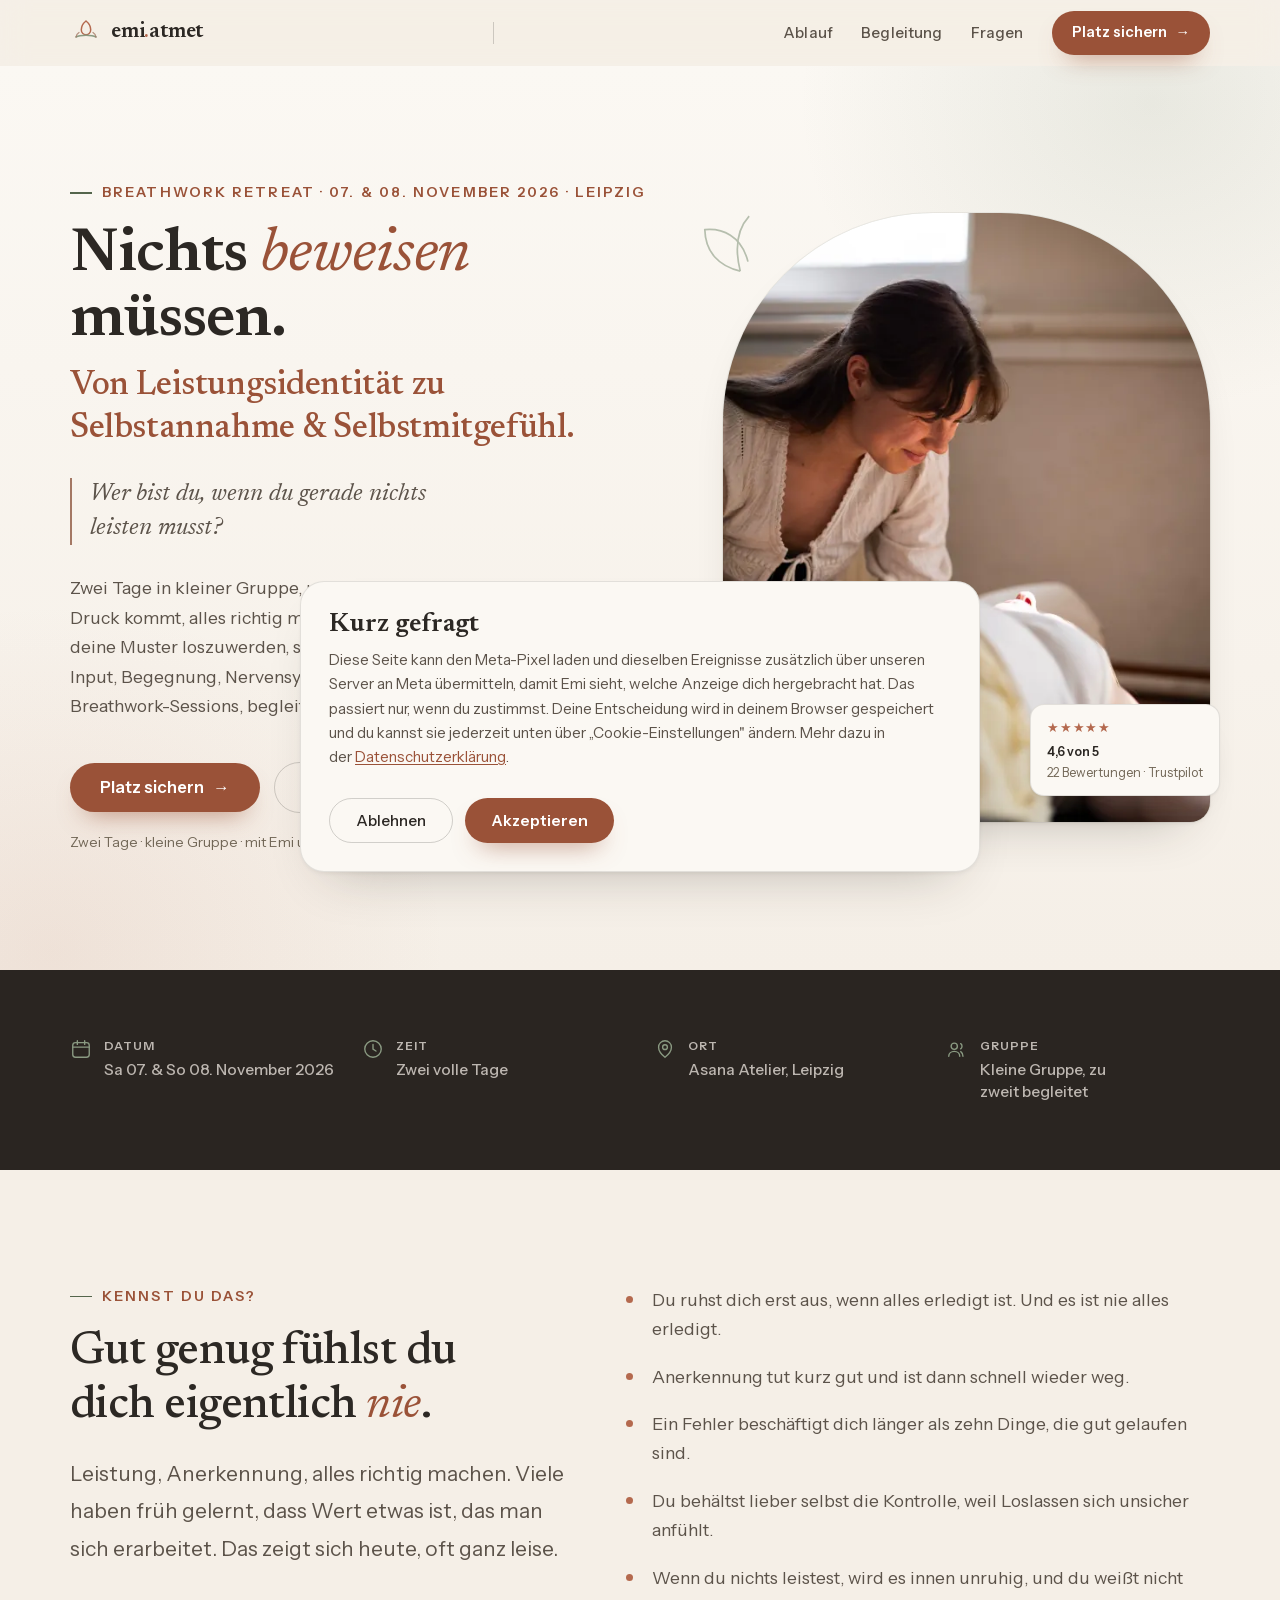
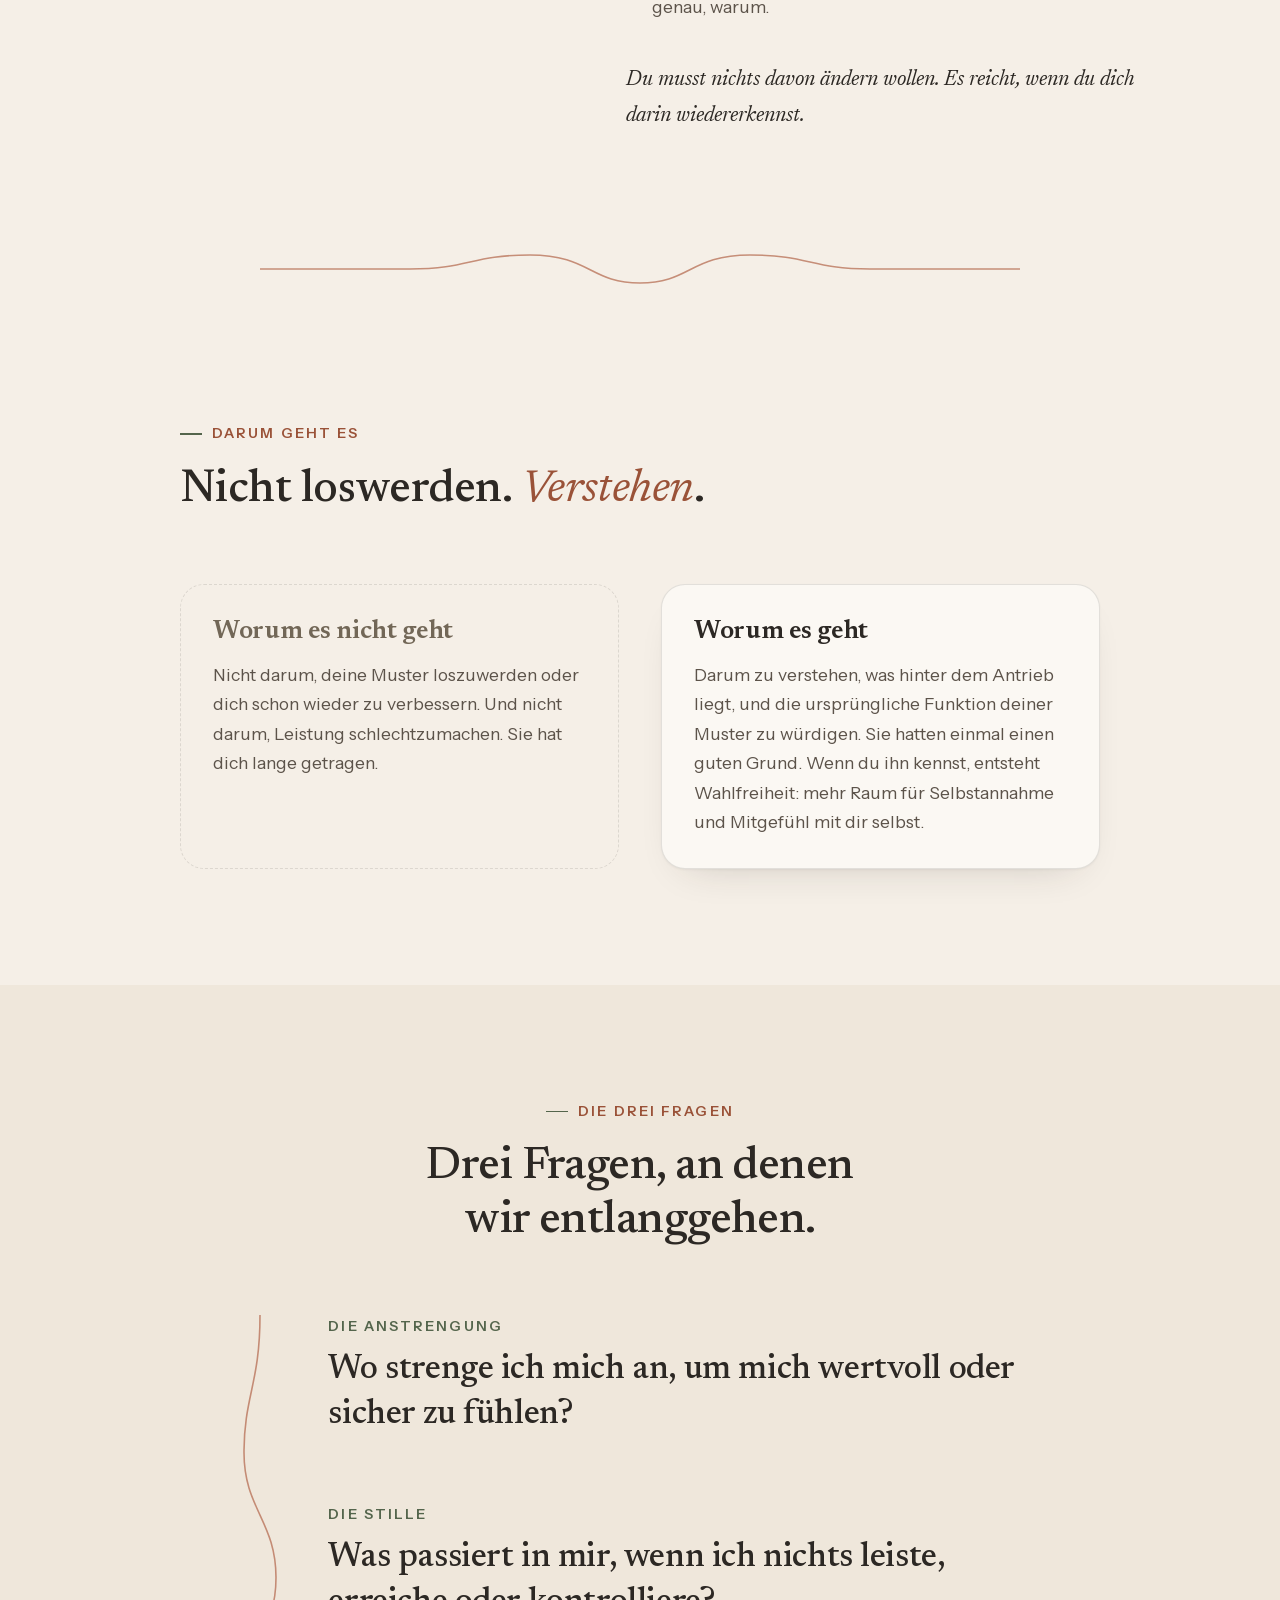
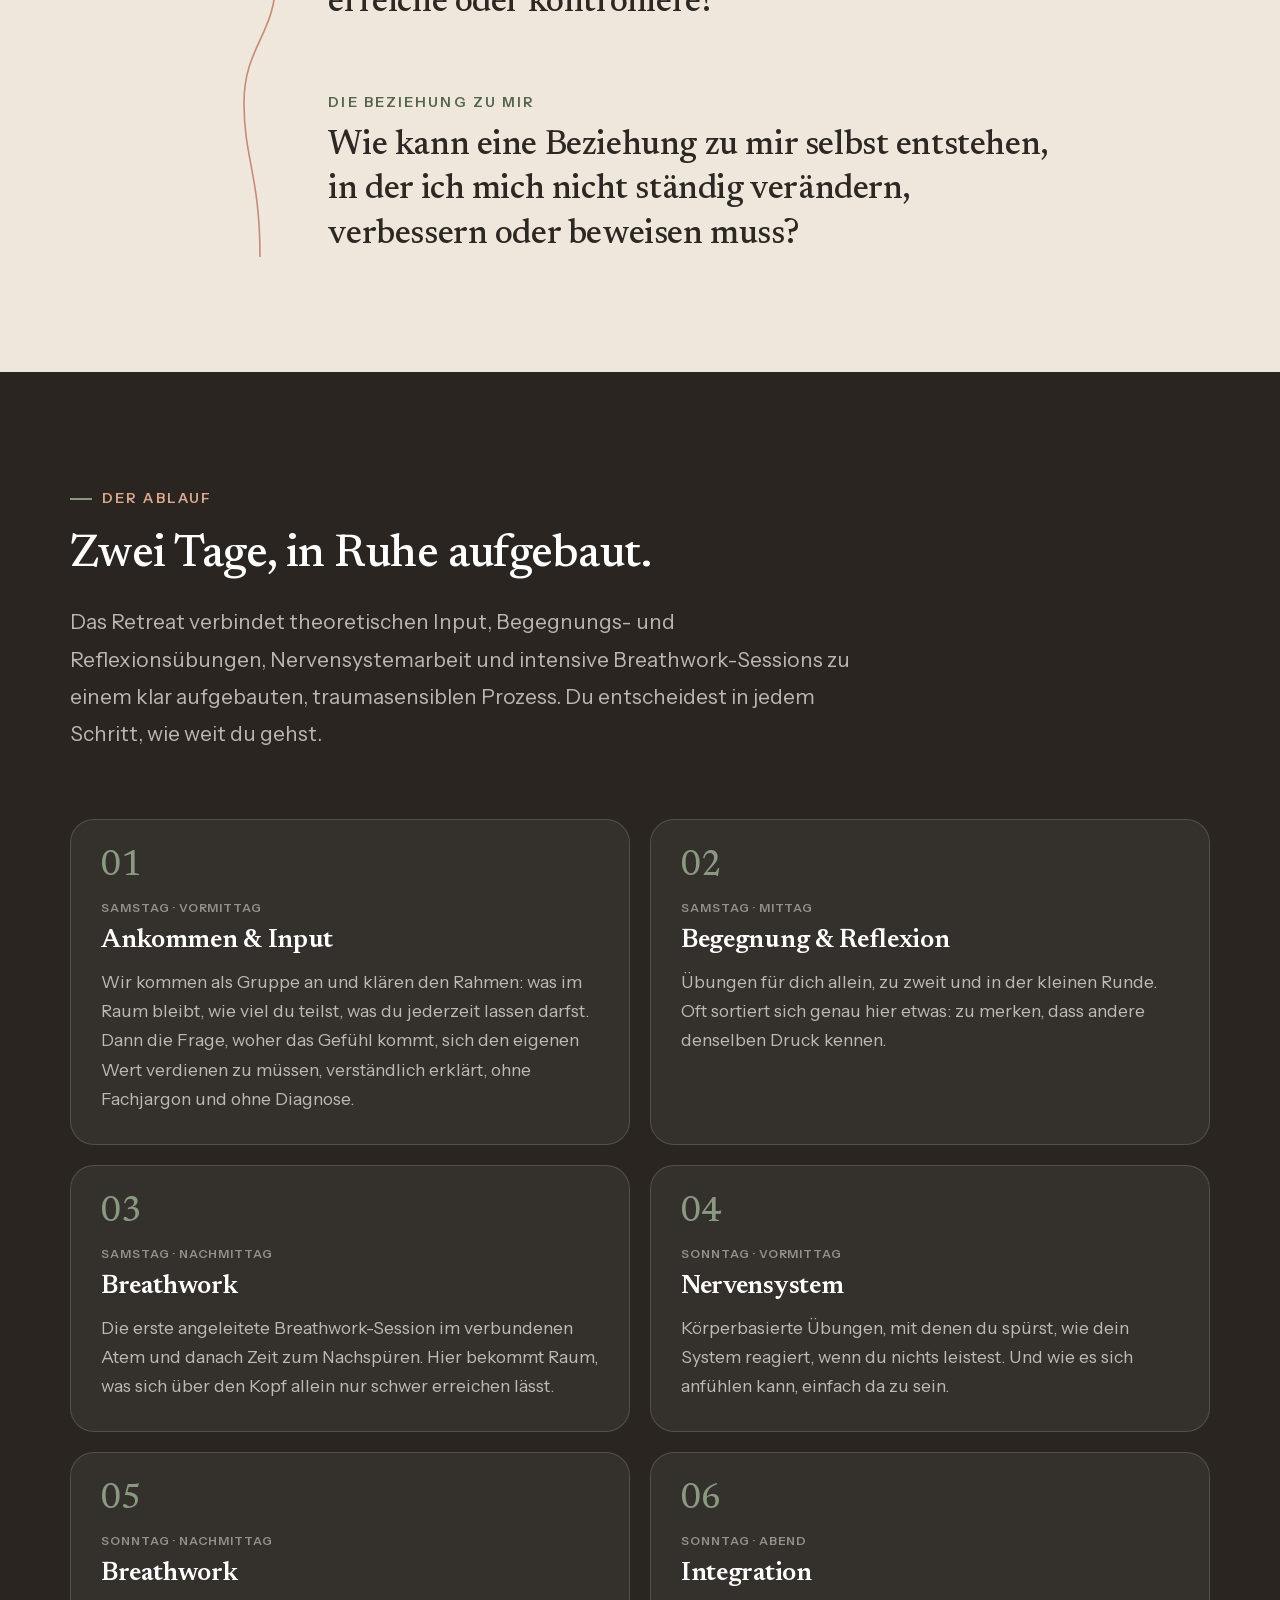
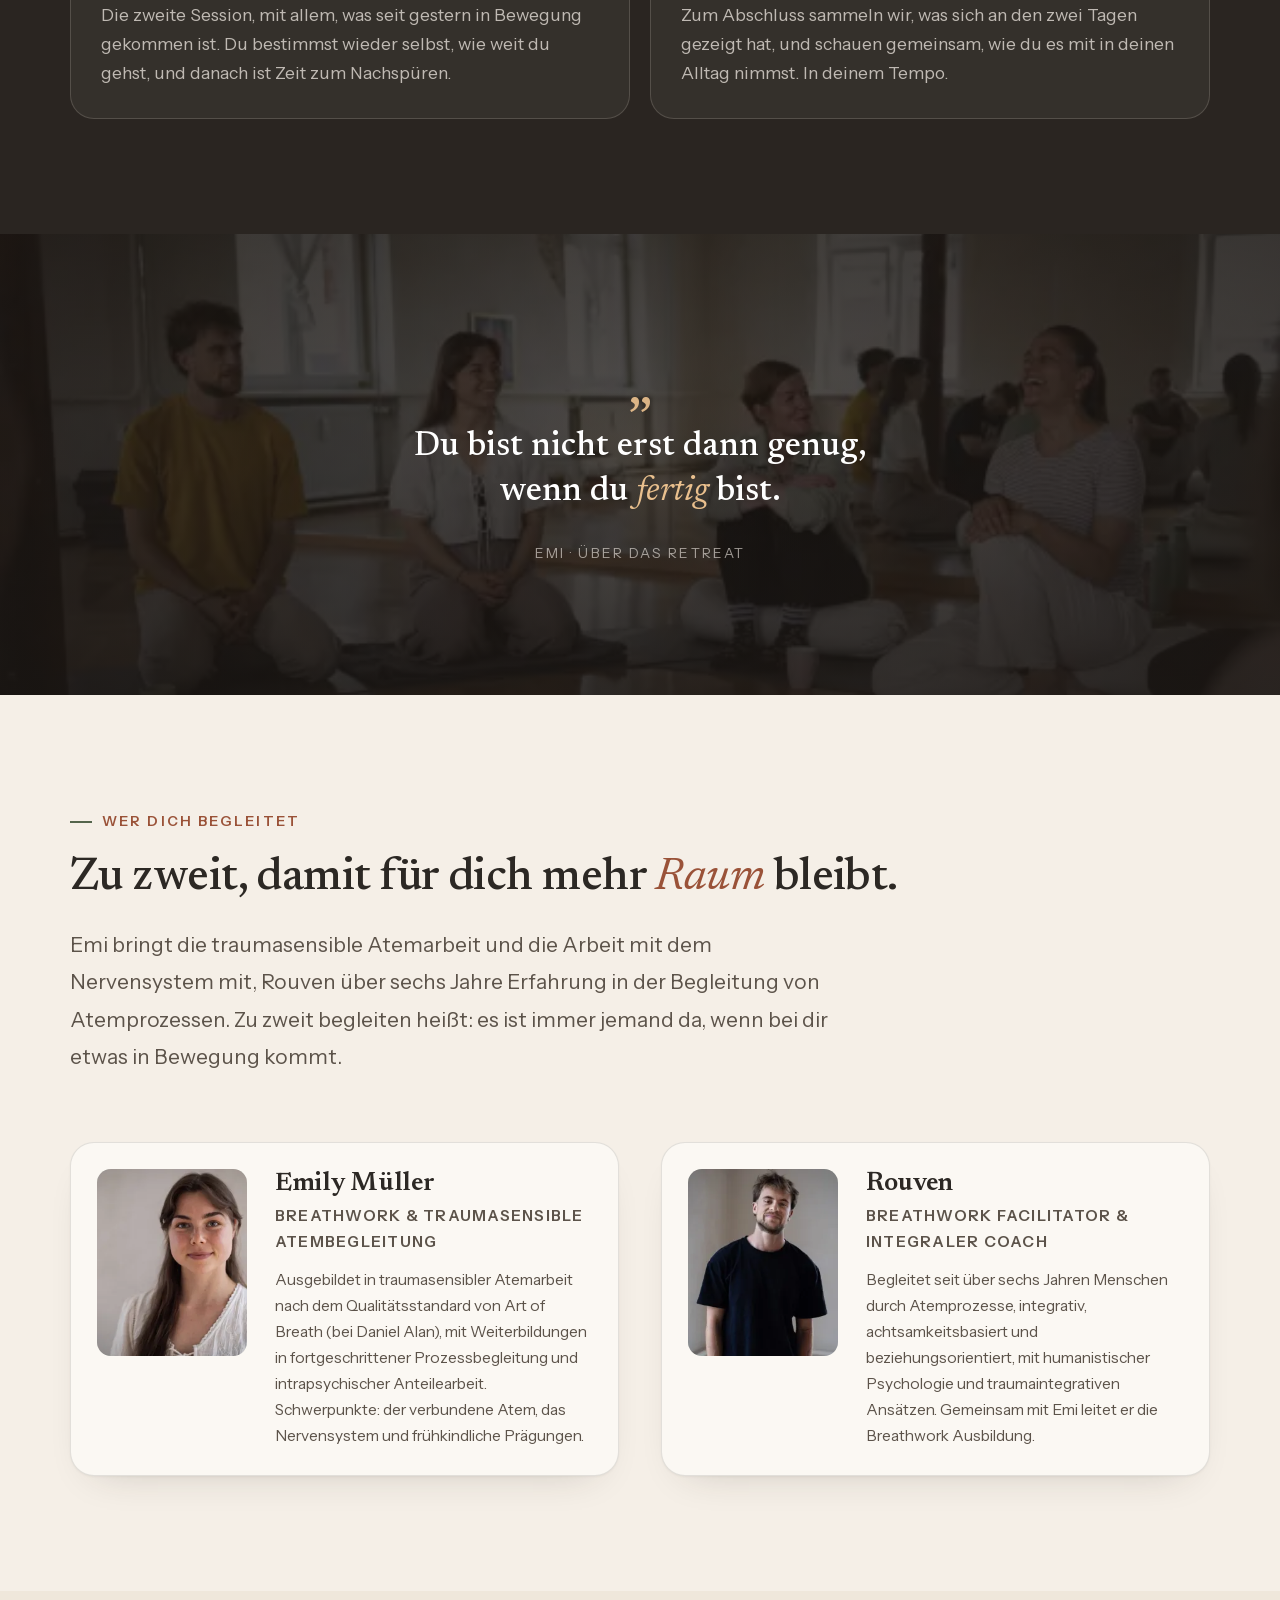
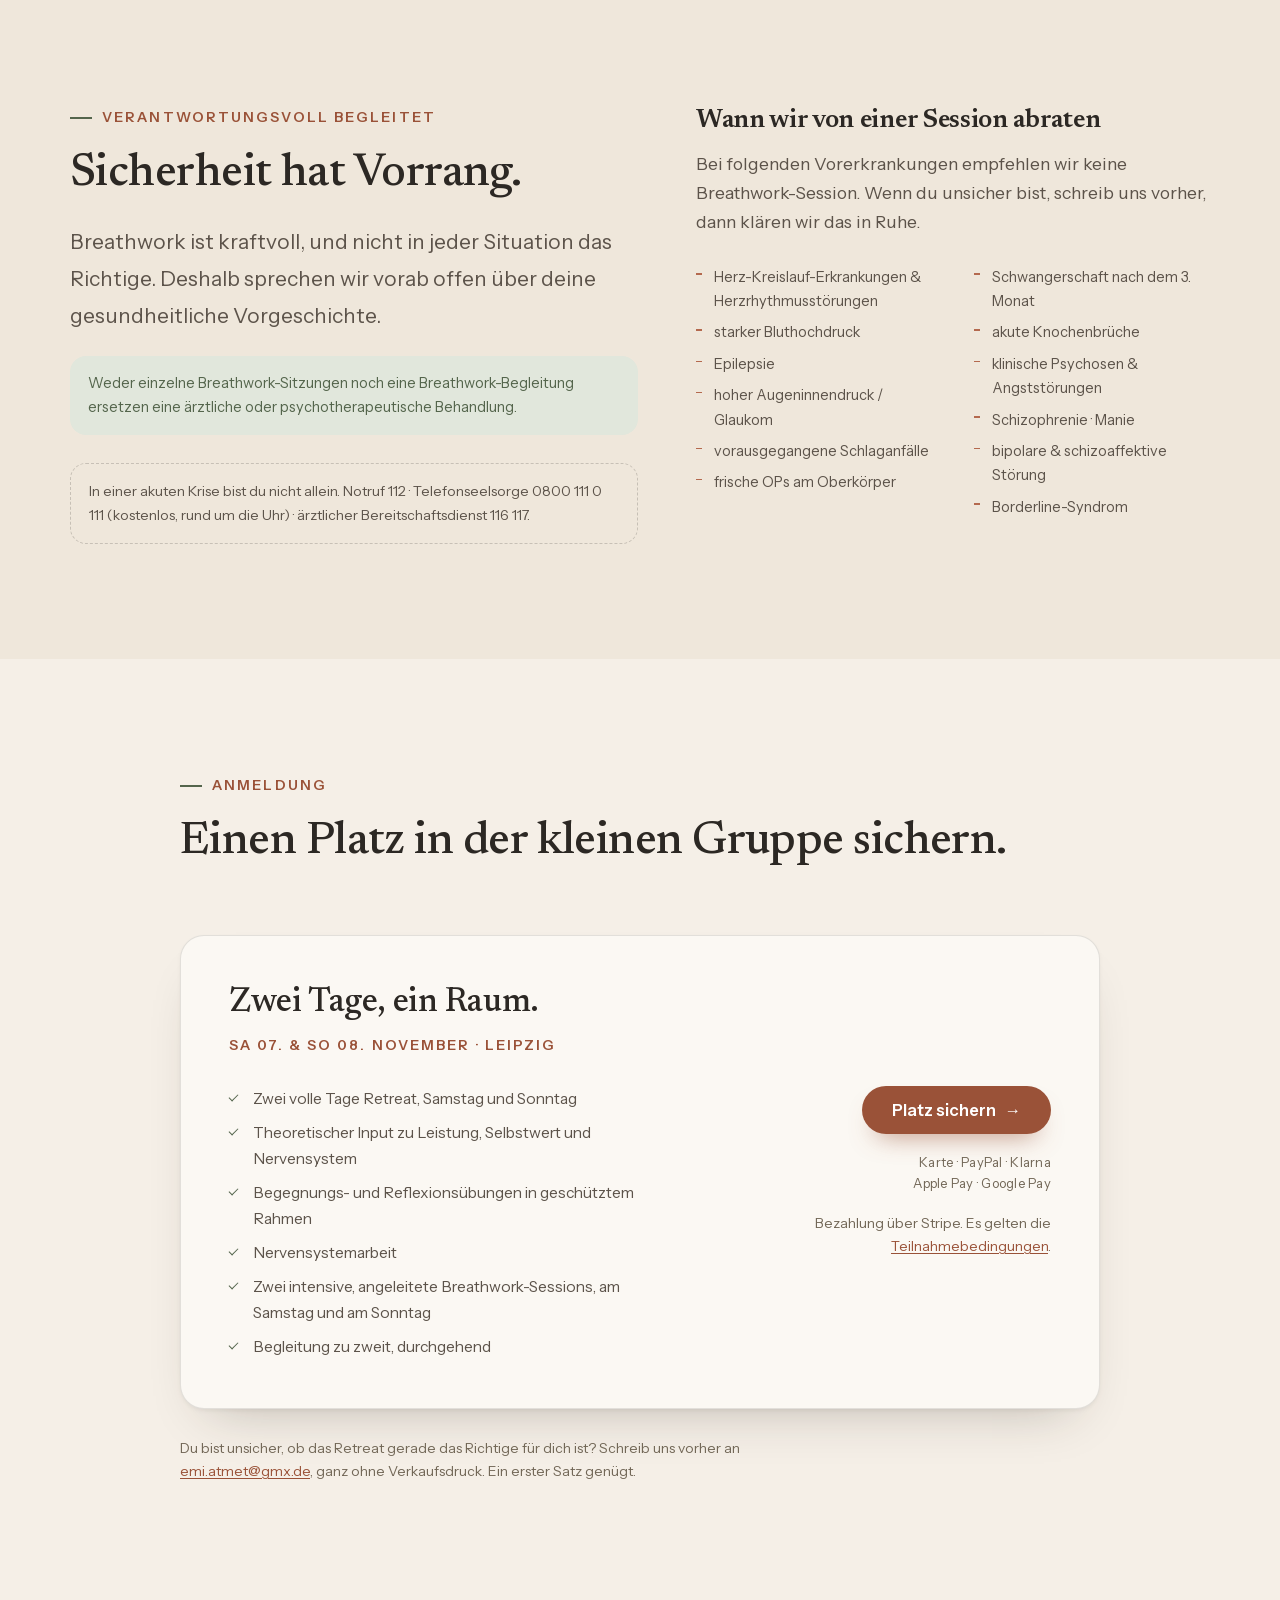
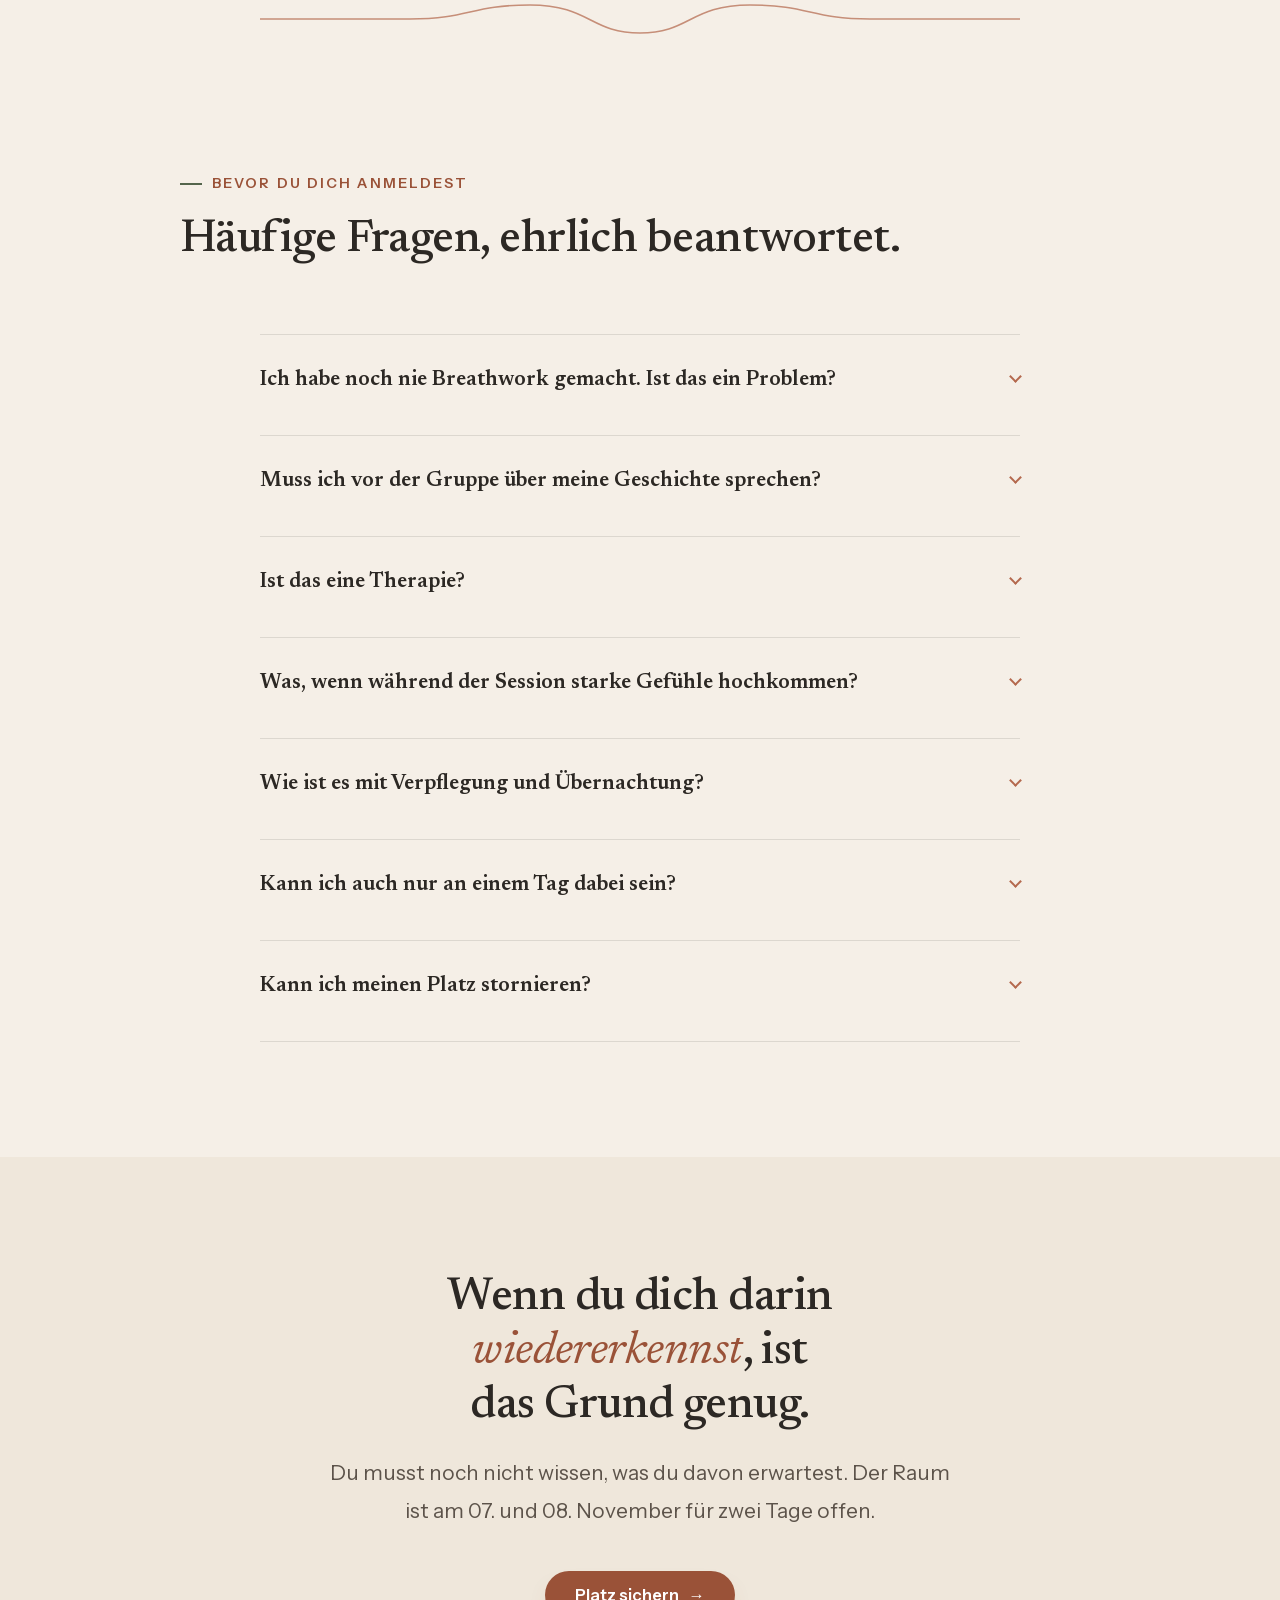
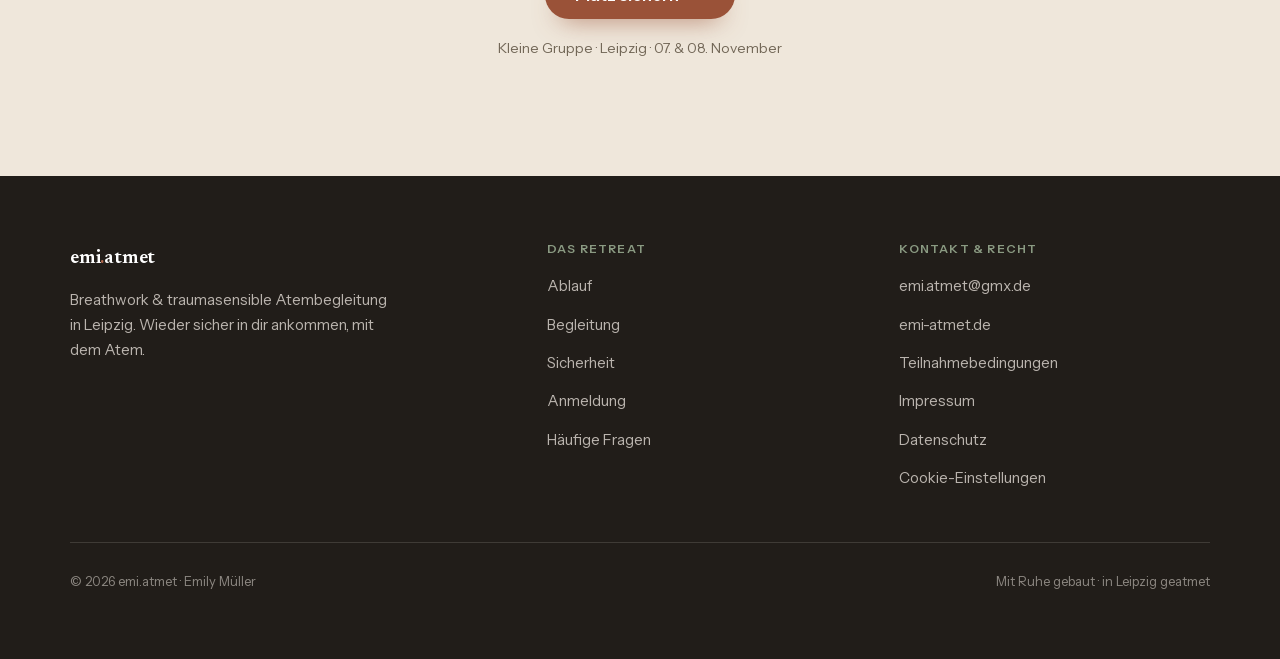
<file: index.html>
<!doctype html>
<html lang="de">
<head>
<meta charset="utf-8">
<meta name="viewport" content="width=device-width,initial-scale=1">
<title>Breathwork Retreat · 07. &amp; 08. November 2026 in Leipzig | emi.atmet</title>
<meta name="description" content="Breathwork Retreat: Von Leistungsidentität zu Selbstannahme &amp; Selbstmitgefühl. Zwei Tage in kleiner Gruppe mit Emi und Rouven, mit Input, Begegnung, Nervensystemarbeit und intensiven Breathwork-Sessions. 07. und 08. November 2026 in Leipzig.">
<link rel="canonical" href="https://retreat.emi-atmet.de/">

<!-- ============================================================
     KEIN PREIS AUF DIESER SEITE. Nirgends: nicht im Text, nicht in
     den Meta-Tags, nicht im JSON-LD. Das ist ein Analytics-Test, der
     Preis erscheint erst im Stripe-Checkout. PRICE in consent.js ist
     ein Event-Wert für Meta und wird nicht angezeigt.

     Zwei Stripe Payment Links: Early Bird bis 03.10., regulär ab
     04.10. Seit 04.10.2026 tragen beide Buttons (data-checkout) den
     regulären Link (buy.stripe.com/fZu14qfiq4g7c586sN8Vi05,
     plink_1UMb9UV05SZYY1ds2hM47dFK), PRICE in assets/consent.js = 200.
     Early Bird war buy.stripe.com/4gM9AW3zI9Ar0mqbN78Vi04. Die Seite
     erwähnt den Early Bird nie.

     Offene Punkte stehen als OFFEN(Emi) in Kommentaren:
       grep -n "OFFEN" *.html
     Meta-Pixel 4636136706618538 und Conversions API wie auf der
     Mutterlinien-Seite, geladen erst nach Einwilligung.
     ============================================================ -->

<meta property="og:type" content="website">
<meta property="og:locale" content="de_DE">
<meta property="og:url" content="https://retreat.emi-atmet.de/">
<meta property="og:image" content="https://retreat.emi-atmet.de/assets/img/og-1040.jpg">
<meta property="og:image:width" content="1040">
<meta property="og:image:height" content="546">
<meta property="og:title" content="Breathwork Retreat · 07. &amp; 08. November 2026 in Leipzig">
<meta property="og:description" content="Von Leistungsidentität zu Selbstannahme &amp; Selbstmitgefühl. Zwei Tage in kleiner Gruppe mit Emi und Rouven.">
<meta name="theme-color" content="#F5EFE7">

<link rel="icon" href="data:image/svg+xml,%3Csvg xmlns='http://www.w3.org/2000/svg' viewBox='0 0 32 32'%3E%3Crect width='32' height='32' rx='7' fill='%23F5EFE7'/%3E%3Cpath d='M16 6c2.8 2.3 4.4 5.1 4.4 8.3 0 2.6-2 4.6-4.4 4.6s-4.4-2-4.4-4.6C11.6 11.1 13.2 8.3 16 6z' fill='none' stroke='%23B4694E' stroke-width='1.5'/%3E%3Cpath d='M7 22c2.8-1.6 6-1.6 9-1.6s6.2 0 9 1.6' fill='none' stroke='%238A9A82' stroke-width='1.5' stroke-linecap='round'/%3E%3C/svg%3E">

<link rel="preload" href="assets/fonts/newsreader-600.woff2" as="font" type="font/woff2" crossorigin>
<link rel="preload" href="assets/fonts/instrument-sans-400.woff2" as="font" type="font/woff2" crossorigin>
<link rel="stylesheet" href="assets/fonts.css">
<link rel="stylesheet" href="assets/style.css">
<script>document.documentElement.classList.add('js')</script>
</head>
<body>
<a class="skip" href="#main">Zum Inhalt springen</a>

<header class="nav" id="nav">
  <div class="wrap nav-in">
    <a class="brand" href="https://emi-atmet.de/">
      <svg class="lotus" viewBox="0 0 32 32" aria-hidden="true"><path d="M16 5c3 2.4 4.7 5.4 4.7 8.8 0 2.8-2.1 4.9-4.7 4.9s-4.7-2.1-4.7-4.9C11.3 10.4 13 7.4 16 5z" fill="none" stroke="#B4694E" stroke-width="1.5"/><path d="M6 21c3-1.7 6.4-1.7 10-1.7s7 0 10 1.7" fill="none" stroke="#8A9A82" stroke-width="1.5" stroke-linecap="round"/><path d="M9 16.5c-1.7 1-2.8 2.6-3 4.5M23 16.5c1.7 1 2.8 2.6 3 4.5" fill="none" stroke="#A47864" stroke-width="1.3" stroke-linecap="round" opacity=".8"/></svg>
      <span class="wordmark">emi<span class="dot">.</span>atmet</span>
    </a>
    <span class="nav-divider" aria-hidden="true"></span>
    <nav class="nav-right" aria-label="Hauptnavigation">
      <a class="nav-link" href="#ablauf">Ablauf</a>
      <a class="nav-link" href="#begleitung">Begleitung</a>
      <a class="nav-link" href="#faq">Fragen</a>
      <a class="btn nav-btn" href="#anmeldung">Platz sichern <span class="arr" aria-hidden="true">→</span></a>
    </nav>
  </div>
  <svg class="nav-wave" viewBox="0 0 1440 8" preserveAspectRatio="none" aria-hidden="true"><path d="M0 4 C120 4 120 1 240 1 C360 1 360 7 480 7 C600 7 600 1 720 1 C840 1 840 7 960 7 C1080 7 1080 1 1200 1 C1320 1 1320 4 1440 4" stroke="currentColor" stroke-width="1.4" fill="none"/></svg>
</header>

<main id="main">

  <!-- ============ HERO ============ -->
  <section class="hero">
    <div class="wrap hero-grid">
      <div class="reveal">
        <p class="eyebrow">Breathwork Retreat · 07.&nbsp;&amp;&nbsp;08.&nbsp;November&nbsp;2026 · Leipzig</p>
        <h1>Nichts <em>beweisen</em> müssen.</h1>
        <p class="hero-sub-serif">Von Leistungsidentität zu Selbstannahme &amp; Selbstmitgefühl.</p>
        <p class="hero-lead">Wer bist du, wenn du gerade nichts leisten musst?</p>
        <p class="hero-note">Zwei Tage in kleiner Gruppe, um dir anzusehen, woher der Druck kommt, alles richtig machen zu müssen. Nicht, um deine Muster loszuwerden, sondern um sie zu verstehen. Mit Input, Begegnung, Nervensystemarbeit und intensiven Breathwork-Sessions, begleitet von Emi und Rouven.</p>
        <div class="cta-row">
          <a class="btn btn-lg" href="#anmeldung">Platz sichern <span class="arr" aria-hidden="true">→</span></a>
          <a class="btn btn-lg btn-ghost" href="#ablauf">Was dich erwartet</a>
        </div>
        <!-- Bewusst keine Zahl freier Plätze und KEIN PREIS (Analytics-Test,
             siehe Kopf). Stripe schaltet den Bezahl-Link automatisch ab,
             sobald das Kontingent erreicht ist. -->
        <p class="cta-note">Zwei Tage · kleine Gruppe · mit Emi und Rouven</p>
      </div>

      <div class="figure-wrap reveal d1">
        <svg class="leaf" viewBox="0 0 64 64" fill="none" aria-hidden="true"><path d="M32 60C16 52 8 38 12 20c14 2 28 12 28 34" stroke="currentColor" stroke-width="1.4"/><path d="M32 60c0-20 6-34 18-42" stroke="currentColor" stroke-width="1.4"/></svg>
        <div class="frame">
          <picture>
            <source type="image/webp"
                    srcset="assets/img/hero-560.webp 560w, assets/img/hero-840.webp 840w, assets/img/hero-1120.webp 1120w"
                    sizes="(max-width:900px) min(420px, 92vw), 40vw">
            <img src="assets/img/hero-840.jpg"
                 srcset="assets/img/hero-560.jpg 560w, assets/img/hero-840.jpg 840w, assets/img/hero-1120.jpg 1120w"
                 sizes="(max-width:900px) min(420px, 92vw), 40vw"
                 width="840" height="1050" fetchpriority="high" decoding="async"
                 alt="Emi beugt sich während einer Breathwork-Session lächelnd und aufmerksam über eine Person, die auf der Matte liegt.">
          </picture>
        </div>
        <a class="badge" href="https://de.trustpilot.com/review/emi-atmet.de" rel="noopener" aria-label="4,6 von 5 Sternen, 22 Bewertungen auf Trustpilot">
          <div class="badge-stars" aria-hidden="true">★★★★★</div>
          <p class="badge-txt"><b>4,6 von 5</b><br>22 Bewertungen · Trustpilot</p>
        </a>
      </div>
    </div>
  </section>

  <!-- ============ FAKTEN ============ -->
  <section class="band-dark facts">
    <div class="wrap facts-grid">
      <div class="fact reveal">
        <svg viewBox="0 0 24 24" fill="none" aria-hidden="true"><rect x="3" y="5" width="18" height="16" rx="3" stroke="currentColor" stroke-width="1.5"/><path d="M3 10h18M8 3v4M16 3v4" stroke="currentColor" stroke-width="1.5" stroke-linecap="round"/></svg>
        <div><p class="fact-k">Datum</p><p class="fact-v">Sa 07. &amp; So 08. November 2026</p></div>
      </div>
      <div class="fact reveal d1">
        <svg viewBox="0 0 24 24" fill="none" aria-hidden="true"><circle cx="12" cy="12" r="9" stroke="currentColor" stroke-width="1.5"/><path d="M12 7v5.2l3.2 2" stroke="currentColor" stroke-width="1.5" stroke-linecap="round"/></svg>
        <!-- OFFEN(Emi): Uhrzeiten beider Tage, z.B. "jeweils 10 bis 17 Uhr" -->
        <div><p class="fact-k">Zeit</p><p class="fact-v">Zwei volle Tage</p></div>
      </div>
      <div class="fact reveal d2">
        <svg viewBox="0 0 24 24" fill="none" aria-hidden="true"><path d="M12 21s7-5.6 7-11a7 7 0 1 0-14 0c0 5.4 7 11 7 11z" stroke="currentColor" stroke-width="1.5"/><circle cx="12" cy="10" r="2.6" stroke="currentColor" stroke-width="1.5"/></svg>
        <!-- OFFEN(Emi): Ort bestätigen (ihre Seite sagt Asana Atelier), Stadtteil oder Anschrift -->
        <div><p class="fact-k">Ort</p><p class="fact-v">Asana Atelier, Leipzig</p></div>
      </div>
      <div class="fact reveal d3">
        <svg viewBox="0 0 24 24" fill="none" aria-hidden="true"><circle cx="9" cy="9" r="3.4" stroke="currentColor" stroke-width="1.5"/><path d="M3 20c0-3.3 2.7-5.4 6-5.4s6 2.1 6 5.4" stroke="currentColor" stroke-width="1.5" stroke-linecap="round"/><path d="M16 6.2a3.4 3.4 0 0 1 0 5.6M18.5 20c0-2.4-.9-4.2-2.4-5.2" stroke="currentColor" stroke-width="1.5" stroke-linecap="round"/></svg>
        <!-- OFFEN(Emi): maximale Gruppengröße, dann "Max. N Teilnehmer:innen" -->
        <div><p class="fact-k">Gruppe</p><p class="fact-v">Kleine Gruppe, zu zweit begleitet</p></div>
      </div>
    </div>
  </section>

  <!-- ============ ERKENNEN ============ -->
  <section id="erkennen">
    <div class="wrap recog">
      <div class="reveal">
        <p class="eyebrow">Kennst du das?</p>
        <h2>Gut genug fühlst du dich eigentlich <em>nie</em>.</h2>
        <p class="lead">Leistung, Anerkennung, alles richtig machen. Viele haben früh gelernt, dass Wert etwas ist, das man sich erarbeitet. Das zeigt sich heute, oft ganz leise.</p>
      </div>
      <div class="reveal d1">
        <ul class="recog-list">
          <li>Du ruhst dich erst aus, wenn alles erledigt ist. Und es ist nie alles erledigt.</li>
          <li>Anerkennung tut kurz gut und ist dann schnell wieder weg.</li>
          <li>Ein Fehler beschäftigt dich länger als zehn Dinge, die gut gelaufen sind.</li>
          <li>Du behältst lieber selbst die Kontrolle, weil Loslassen sich unsicher anfühlt.</li>
          <li>Wenn du nichts leistest, wird es innen unruhig, und du weißt nicht genau, warum.</li>
        </ul>
        <p class="recog-close">Du musst nichts davon ändern wollen. Es reicht, wenn du dich darin wiedererkennst.</p>
      </div>
    </div>
  </section>

  <div class="breath-wrap"><svg class="breath" viewBox="0 0 760 40" fill="none" aria-hidden="true" preserveAspectRatio="none"><path pathLength="1" d="M0 20 H150 C210 20 210 6 270 6 C330 6 330 34 380 34 C430 34 430 6 490 6 C550 6 550 20 610 20 H760" stroke="currentColor" stroke-width="1.6" stroke-linecap="round"/></svg></div>

  <!-- ============ RAHMEN ============ -->
  <section id="darum">
    <div class="wrap-n">
      <div class="sec-head reveal">
        <p class="eyebrow">Darum geht es</p>
        <h2>Nicht loswerden. <em>Verstehen</em>.</h2>
      </div>
      <div class="frame-cols">
        <div class="frame-card is-not reveal">
          <h3>Worum es nicht geht</h3>
          <p>Nicht darum, deine Muster loszuwerden oder dich schon wieder zu verbessern. Und nicht darum, Leistung schlechtzumachen. Sie hat dich lange getragen.</p>
        </div>
        <div class="frame-card reveal d1">
          <h3>Worum es geht</h3>
          <p>Darum zu verstehen, was hinter dem Antrieb liegt, und die ursprüngliche Funktion deiner Muster zu würdigen. Sie hatten einmal einen guten Grund. Wenn du ihn kennst, entsteht Wahlfreiheit: mehr Raum für Selbstannahme und Mitgefühl mit dir selbst.</p>
        </div>
      </div>
    </div>
  </section>

  <!-- ============ DIE DREI FRAGEN (Signature) ============ -->
  <!-- id bewusst "drei-fragen", nicht "fragen": "Fragen" in der Navigation
       meint die FAQ ganz unten. -->
  <section class="questions" id="drei-fragen">
    <div class="wrap">
      <div class="sec-head reveal" style="text-align:center">
        <p class="eyebrow" style="justify-content:center">Die drei Fragen</p>
        <h2 style="max-width:22ch;margin-inline:auto">Drei Fragen, an denen wir entlanggehen.</h2>
      </div>
      <div class="q-grid">
        <div class="q-line reveal" aria-hidden="true">
          <svg viewBox="0 0 44 520" fill="none" preserveAspectRatio="none" vector-effect="non-scaling-stroke">
            <path pathLength="1" d="M22 0 C22 66 6 78 6 132 C6 186 38 198 38 252 C38 306 6 318 6 372 C6 426 22 442 22 520" stroke="currentColor" stroke-width="1.6" stroke-linecap="round"/>
          </svg>
        </div>
        <ol class="q-list">
          <li class="q-item reveal"><span>Die Anstrengung</span><p>Wo strenge ich mich an, um mich wertvoll oder sicher zu fühlen?</p></li>
          <li class="q-item reveal d1"><span>Die Stille</span><p>Was passiert in mir, wenn ich nichts leiste, erreiche oder kontrolliere?</p></li>
          <li class="q-item reveal d2"><span>Die Beziehung zu mir</span><p>Wie kann eine Beziehung zu mir selbst entstehen, in der ich mich nicht ständig verändern, verbessern oder beweisen muss?</p></li>
        </ol>
      </div>
    </div>
  </section>

  <!-- ============ ABLAUF ============ -->
  <section class="band-dark" id="ablauf">
    <div class="wrap">
      <div class="sec-head reveal">
        <p class="eyebrow">Der Ablauf</p>
        <h2>Zwei Tage, in Ruhe aufgebaut.</h2>
        <p class="lead">Das Retreat verbindet theoretischen Input, Begegnungs- und Reflexionsübungen, Nervensystemarbeit und intensive Breathwork-Sessions zu einem klar aufgebauten, traumasensiblen Prozess. Du entscheidest in jedem Schritt, wie weit du gehst.</p>
      </div>
      <!-- Sechs Schritte, drei pro Tag. Von Emi bestätigt (28.09.2026): Breathwork
           Samstag nachmittags und Sonntag nachmittags, Integration Sonntag abends.
           OFFEN(Emi): Uhrzeiten. Wenn sie einen Zeitplan schickt, auf zwei
           Tages-Spalten umbauen. -->
      <div class="steps">
        <div class="step reveal">
          <p class="t">Samstag · Vormittag</p>
          <h3>Ankommen &amp; Input</h3>
          <p>Wir kommen als Gruppe an und klären den Rahmen: was im Raum bleibt, wie viel du teilst, was du jederzeit lassen darfst. Dann die Frage, woher das Gefühl kommt, sich den eigenen Wert verdienen zu müssen, verständlich erklärt, ohne Fachjargon und ohne Diagnose.</p>
        </div>
        <div class="step reveal d1">
          <p class="t">Samstag · Mittag</p>
          <h3>Begegnung &amp; Reflexion</h3>
          <p>Übungen für dich allein, zu zweit und in der kleinen Runde. Oft sortiert sich genau hier etwas: zu merken, dass andere denselben Druck kennen.</p>
        </div>
        <div class="step reveal d2">
          <p class="t">Samstag · Nachmittag</p>
          <h3>Breathwork</h3>
          <p>Die erste angeleitete Breathwork-Session im verbundenen Atem und danach Zeit zum Nachspüren. Hier bekommt Raum, was sich über den Kopf allein nur schwer erreichen lässt.</p>
        </div>
        <div class="step reveal d3">
          <p class="t">Sonntag · Vormittag</p>
          <h3>Nervensystem</h3>
          <p>Körperbasierte Übungen, mit denen du spürst, wie dein System reagiert, wenn du nichts leistest. Und wie es sich anfühlen kann, einfach da zu sein.</p>
        </div>
        <div class="step reveal">
          <p class="t">Sonntag · Nachmittag</p>
          <h3>Breathwork</h3>
          <p>Die zweite Session, mit allem, was seit gestern in Bewegung gekommen ist. Du bestimmst wieder selbst, wie weit du gehst, und danach ist Zeit zum Nachspüren.</p>
        </div>
        <div class="step reveal d1">
          <p class="t">Sonntag · Abend</p>
          <h3>Integration</h3>
          <p>Zum Abschluss sammeln wir, was sich an den zwei Tagen gezeigt hat, und schauen gemeinsam, wie du es mit in deinen Alltag nimmst. In deinem Tempo.</p>
        </div>
      </div>
    </div>
  </section>

  <!-- ============ ZITAT ============ -->
  <!-- OFFEN(Emi): Die Kreis-Fotos sind für Mutterlinien freigegeben. Einwilligung
       der Abgebildeten auch für diese Seite? Sonst das Duo-Bild einsetzen
       (duo-600/900 in ../pictures/web-fallback/, nie größer als 900 px).
       Das Zitat ist ein Entwurf und braucht Emis Freigabe. -->
  <section class="quoteband">
    <picture class="cine-wrap">
      <source media="(min-width:701px)" type="image/webp"
              srcset="assets/img/kreis-wide-1200.webp 1200w, assets/img/kreis-wide-1800.webp 1800w, assets/img/kreis-wide-2600.webp 2600w"
              sizes="100vw" width="2600" height="1097">
      <source media="(min-width:701px)" type="image/jpeg"
              srcset="assets/img/kreis-wide-1200.jpg 1200w, assets/img/kreis-wide-1800.jpg 1800w, assets/img/kreis-wide-2600.jpg 2600w"
              sizes="100vw" width="2600" height="1097">
      <source type="image/webp"
              srcset="assets/img/kreis-narrow-600.webp 600w, assets/img/kreis-narrow-900.webp 900w, assets/img/kreis-narrow-1200.webp 1200w"
              sizes="100vw">
      <img class="cine" src="assets/img/kreis-narrow-900.jpg"
           srcset="assets/img/kreis-narrow-600.jpg 600w, assets/img/kreis-narrow-900.jpg 900w, assets/img/kreis-narrow-1200.jpg 1200w"
           sizes="100vw" width="900" height="600" loading="lazy" decoding="async"
           alt="Teilnehmende sitzen im Kreis um eine Kerze auf dem Holzboden und lachen.">
    </picture>
    <div class="wrap-n reveal">
      <span class="mark" aria-hidden="true">„</span>
      <blockquote>Du bist nicht erst dann genug, wenn du <em>fertig</em> bist.</blockquote>
      <cite>Emi · über das Retreat</cite>
    </div>
  </section>

  <!-- ============ BEGLEITUNG ============ -->
  <section id="begleitung">
    <div class="wrap">
      <div class="sec-head reveal">
        <p class="eyebrow">Wer dich begleitet</p>
        <h2>Zu zweit, damit für dich mehr <em>Raum</em> bleibt.</h2>
        <p class="lead">Emi bringt die traumasensible Atemarbeit und die Arbeit mit dem Nervensystem mit, Rouven über sechs Jahre Erfahrung in der Begleitung von Atemprozessen. Zu zweit begleiten heißt: es ist immer jemand da, wenn bei dir etwas in Bewegung kommt.</p>
      </div>
      <div class="people">
        <article class="person reveal">
          <div class="person-fig">
            <picture>
              <source type="image/webp"
                      srcset="assets/img/emi-240.webp 240w, assets/img/emi-360.webp 360w, assets/img/emi-480.webp 480w"
                      sizes="150px">
              <img src="assets/img/emi-360.jpg"
                   srcset="assets/img/emi-240.jpg 240w, assets/img/emi-360.jpg 360w, assets/img/emi-480.jpg 480w"
                   sizes="150px" width="360" height="450" loading="lazy" decoding="async"
                   alt="Porträt von Emily Müller">
            </picture>
          </div>
          <div class="person-body">
            <h3>Emily Müller</h3>
            <p class="person-role">Breathwork &amp; traumasensible Atembegleitung</p>
            <p>Ausgebildet in traumasensibler Atemarbeit nach dem Qualitätsstandard von Art of Breath (bei Daniel Alan), mit Weiterbildungen in fortgeschrittener Prozessbegleitung und intrapsychischer Anteilearbeit. Schwerpunkte: der verbundene Atem, das Nervensystem und frühkindliche Prägungen.</p>
          </div>
        </article>
        <!-- OFFEN(Rouven): Bio und Porträt freigeben. Text von Emis Ausbildungsseite,
             Foto team-rouven-540.jpg von emi-atmet.de, auf 4:5 zugeschnitten. -->
        <article class="person reveal d1">
          <div class="person-fig">
            <picture>
              <source type="image/webp"
                      srcset="assets/img/rouven-240.webp 240w, assets/img/rouven-360.webp 360w, assets/img/rouven-432.webp 432w"
                      sizes="150px">
              <img src="assets/img/rouven-360.jpg"
                   srcset="assets/img/rouven-240.jpg 240w, assets/img/rouven-360.jpg 360w, assets/img/rouven-432.jpg 432w"
                   sizes="150px" width="360" height="450" loading="lazy" decoding="async"
                   alt="Porträt von Rouven">
            </picture>
          </div>
          <div class="person-body">
            <h3>Rouven</h3>
            <p class="person-role">Breathwork Facilitator &amp; integraler Coach</p>
            <p>Begleitet seit über sechs Jahren Menschen durch Atemprozesse, integrativ, achtsamkeitsbasiert und beziehungsorientiert, mit humanistischer Psychologie und traumaintegrativen Ansätzen. Gemeinsam mit Emi leitet er die Breathwork Ausbildung.</p>
          </div>
        </article>
      </div>
    </div>
  </section>

  <!-- ============ SICHERHEIT ============ -->
  <section class="band-2" id="sicherheit">
    <div class="wrap safety">
      <div class="reveal">
        <p class="eyebrow">Verantwortungsvoll begleitet</p>
        <h2>Sicherheit hat Vorrang.</h2>
        <p class="lead">Breathwork ist kraftvoll, und nicht in jeder Situation das Richtige. Deshalb sprechen wir vorab offen über deine gesundheitliche Vorgeschichte.</p>
        <div class="note-sage">Weder einzelne Breathwork-Sitzungen noch eine Breathwork-Begleitung ersetzen eine ärztliche oder psychotherapeutische Behandlung.</div>
        <div class="note-dashed">In einer akuten Krise bist du nicht allein. Notruf 112 · Telefonseelsorge 0800 111 0 111 (kostenlos, rund um die Uhr) · ärztlicher Bereitschaftsdienst 116 117.</div>
      </div>
      <div class="reveal d1">
        <h3>Wann wir von einer Session abraten</h3>
        <p style="color:var(--ink-soft);max-width:50ch">Bei folgenden Vorerkrankungen empfehlen wir keine Breathwork-Session. Wenn du unsicher bist, schreib uns vorher, dann klären wir das in Ruhe.</p>
        <ul class="contra">
          <li>Herz-Kreislauf-Erkrankungen &amp; Herzrhythmusstörungen</li>
          <li>starker Bluthochdruck</li>
          <li>Epilepsie</li>
          <li>hoher Augeninnendruck / Glaukom</li>
          <li>vorausgegangene Schlaganfälle</li>
          <li>frische OPs am Oberkörper</li>
          <li>Schwangerschaft nach dem 3. Monat</li>
          <li>akute Knochenbrüche</li>
          <li>klinische Psychosen &amp; Angststörungen</li>
          <li>Schizophrenie · Manie</li>
          <li>bipolare &amp; schizoaffektive Störung</li>
          <li>Borderline-Syndrom</li>
        </ul>
      </div>
    </div>
  </section>

  <!-- ============ STIMME ============ -->
  <!-- Abschnitt vorerst draußen. Wir erfinden keine Stimmen, und Anjas Zitat
       gehört zu Mutterlinien. OFFEN(Emi): ein O-Ton, der zum Retreat-Thema
       passt, mit Vornamen und Freigabe. Dann den Block wieder einsetzen:

  <section id="stimmen">
    <div class="wrap-n">
      <div class="sec-head reveal" style="text-align:center">
        <p class="eyebrow" style="justify-content:center">Stimmen</p>
        <h2 style="max-width:20ch;margin-inline:auto">ÜBERSCHRIFT</h2>
      </div>
      <figure class="stimme reveal d1">
        <span class="mark" aria-hidden="true">„</span>
        <blockquote>ZITAT</blockquote>
        <figcaption><cite>VORNAME · KONTEXT</cite></figcaption>
      </figure>
    </div>
  </section>
  -->

  <!-- ============ ANMELDUNG ============ -->
  <section id="anmeldung">
    <div class="wrap-n">
      <div class="sec-head reveal">
        <p class="eyebrow">Anmeldung</p>
        <h2>Einen Platz in der kleinen Gruppe sichern.</h2>
      </div>
      <!-- Kein Preis, kein Preis-Hinweis. Der Betrag steht nur im Stripe-Checkout. -->
      <div class="book-card reveal d1">
        <div>
          <p class="book-title">Zwei Tage, ein Raum.</p>
          <p class="book-meta">Sa&nbsp;07.&nbsp;&amp; So&nbsp;08.&nbsp;November&nbsp;· Leipzig</p>
          <ul class="incl">
            <li>Zwei volle Tage Retreat, Samstag und Sonntag</li>
            <li>Theoretischer Input zu Leistung, Selbstwert und Nervensystem</li>
            <li>Begegnungs- und Reflexionsübungen in geschütztem Rahmen</li>
            <li>Nervensystemarbeit</li>
            <li>Zwei intensive, angeleitete Breathwork-Sessions, am Samstag und am Sonntag</li>
            <li>Begleitung zu zweit, durchgehend</li>
          </ul>
        </div>
        <div class="book-side">
          <!-- OFFEN(Emi): Gruppengröße. Dann hier wieder
               <span class="seats">Max. N Plätze</span> einsetzen. Keine Zahl erfinden. -->
          <div>
            <!-- Regulärer Link seit 04.10.2026, hier und unten. -->
            <a class="btn btn-lg" href="https://buy.stripe.com/fZu14qfiq4g7c586sN8Vi05" data-checkout>Platz sichern <span class="arr" aria-hidden="true">→</span></a>
          </div>
          <p class="pay-methods">Karte · PayPal · Klarna<br>Apple Pay · Google Pay</p>
          <p class="cta-note">Bezahlung über Stripe. Es gelten die
          <a href="teilnahmebedingungen-allgemein.html" style="color:var(--clay-deep);text-decoration:underline;text-underline-offset:2px">Teilnahmebedingungen</a>.</p>
        </div>
      </div>
      <p class="cta-note reveal" style="margin-top:var(--sp-3);max-width:56ch">
        Du bist unsicher, ob das Retreat gerade das Richtige für dich ist? Schreib uns vorher an
        <a href="mailto:emi.atmet@gmx.de?subject=Retreat%2007.%2F08.11." style="color:var(--clay-deep);text-decoration:underline;text-underline-offset:2px">emi.atmet@gmx.de</a>,
        ganz ohne Verkaufsdruck. Ein erster Satz genügt.
      </p>
    </div>
  </section>

  <div class="breath-wrap"><svg class="breath" viewBox="0 0 760 40" fill="none" aria-hidden="true" preserveAspectRatio="none"><path pathLength="1" d="M0 20 H150 C210 20 210 6 270 6 C330 6 330 34 380 34 C430 34 430 6 490 6 C550 6 550 20 610 20 H760" stroke="currentColor" stroke-width="1.6" stroke-linecap="round"/></svg></div>

  <!-- ============ FAQ ============ -->
  <section id="faq">
    <div class="wrap-n">
      <div class="sec-head reveal">
        <p class="eyebrow">Bevor du dich anmeldest</p>
        <h2>Häufige Fragen, ehrlich beantwortet.</h2>
      </div>
      <div class="faq reveal d1">
        <details>
          <summary>Ich habe noch nie Breathwork gemacht. Ist das ein Problem?</summary>
          <div class="a"><p>Überhaupt nicht. Du brauchst keinerlei Vorerfahrung. Wir führen dich Schritt für Schritt durch die Session, und du bestimmst selbst, wie tief du gehst.</p></div>
        </details>
        <details>
          <summary>Muss ich vor der Gruppe über meine Geschichte sprechen?</summary>
          <div class="a"><p>Nein. Es gibt Zeit für dich allein und Zeit für Austausch, und du entscheidest jedes Mal neu, was du davon teilst. Zuhören ist genauso viel wert.</p></div>
        </details>
        <details>
          <summary>Ist das eine Therapie?</summary>
          <div class="a"><p>Nein. Das Retreat ist eine begleitete Selbsterfahrung und ersetzt keine ärztliche oder psychotherapeutische Behandlung. Wenn du gerade in Behandlung bist, sprich vorher mit deiner Therapeutin oder deinem Therapeuten darüber.</p></div>
        </details>
        <details>
          <summary>Was, wenn während der Session starke Gefühle hochkommen?</summary>
          <div class="a"><p>Genau dafür ist der Raum da. Wir sind zu zweit und traumasensibel ausgebildet und begleiten dich sicher durch das, was sich zeigt. Nichts muss, alles darf.</p></div>
        </details>
        <!-- Von Emi bestätigt (28.09.2026): Verpflegung und Übernachtung selbst. -->
        <details>
          <summary>Wie ist es mit Verpflegung und Übernachtung?</summary>
          <div class="a"><p>Beides übernimmst und organisierst du selbst, es ist nicht im Teilnahmebeitrag enthalten. Wenn du von außerhalb anreist, plan für die Nacht von Samstag auf Sonntag eine Unterkunft in Leipzig ein.</p></div>
        </details>
        <!-- OFFEN(Emi): Ist die Teilnahme an nur einem Tag möglich? Antwort bestätigen. -->
        <details>
          <summary>Kann ich auch nur an einem Tag dabei sein?</summary>
          <div class="a"><p>Das Retreat ist als ein Prozess über beide Tage aufgebaut, deshalb buchst du beide Tage zusammen. Wenn du an einem Tag verhindert bist, schreib uns vorher, dann schauen wir gemeinsam.</p></div>
        </details>
        <details>
          <summary>Kann ich meinen Platz stornieren?</summary>
          <div class="a">
            <!-- Nur Prozente, nie Beträge. Fristen gleich wie in den Teilnahmebedingungen.
                 OFFEN(Emi): Fristen für ein Zwei-Tages-Retreat bestätigen. -->
            <p>Bis 14 Tage vor dem Retreat kannst du kostenfrei stornieren, du bekommst den vollen Betrag zurück. Zwischen 13 und 7 Tagen vorher wird die Hälfte des Teilnahmebeitrags fällig. Ab 6 Tagen vorher oder wenn du nicht erscheinst, wird der volle Beitrag fällig.</p>
            <p>Du kannst deinen Platz aber jederzeit kostenfrei an jemand anderen weitergeben. Sag Emi einfach Bescheid, wer statt dir kommt.</p>
          </div>
        </details>
      </div>
    </div>
  </section>

  <!-- ============ ABSCHLUSS ============ -->
  <section class="band-2">
    <div class="wrap-n reveal" style="text-align:center">
      <h2 style="max-width:20ch;margin-inline:auto">Wenn du dich darin <em>wiedererkennst</em>, ist das Grund genug.</h2>
      <p class="lead" style="margin:0 auto var(--sp-4);max-width:46ch">Du musst noch nicht wissen, was du davon erwartest. Der Raum ist am 07. und 08. November für zwei Tage offen.</p>
      <div class="cta-row" style="justify-content:center">
        <a class="btn btn-lg" href="https://buy.stripe.com/fZu14qfiq4g7c586sN8Vi05" data-checkout>Platz sichern <span class="arr" aria-hidden="true">→</span></a>
      </div>
      <p class="cta-note">Kleine Gruppe · Leipzig · 07. &amp; 08. November</p>
    </div>
  </section>

</main>

<footer class="foot">
  <div class="wrap">
    <div class="foot-grid">
      <div>
        <span class="wordmark">emi<span class="dot">.</span>atmet</span>
        <p style="margin-top:12px;max-width:34ch;font-size:15px">Breathwork &amp; traumasensible Atembegleitung in Leipzig. Wieder sicher in dir ankommen, mit dem Atem.</p>
      </div>
      <div>
        <h4>Das Retreat</h4>
        <ul>
          <li><a href="#ablauf">Ablauf</a></li>
          <li><a href="#begleitung">Begleitung</a></li>
          <li><a href="#sicherheit">Sicherheit</a></li>
          <li><a href="#anmeldung">Anmeldung</a></li>
          <li><a href="#faq">Häufige Fragen</a></li>
        </ul>
      </div>
      <div>
        <h4>Kontakt &amp; Recht</h4>
        <ul>
          <li><a href="mailto:emi.atmet@gmx.de">emi.atmet@gmx.de</a></li>
          <li><a href="https://emi-atmet.de/">emi-atmet.de</a></li>
          <li><a href="teilnahmebedingungen-allgemein.html">Teilnahmebedingungen</a></li>
          <li><a href="https://emi-atmet.de/impressum.html">Impressum</a></li>
          <li><a href="datenschutz.html">Datenschutz</a></li>
          <li><a href="#" data-consent-reopen>Cookie-Einstellungen</a></li>
        </ul>
      </div>
    </div>
    <div class="foot-bottom">
      <span>© 2026 emi.atmet · Emily Müller</span>
      <span>Mit Ruhe gebaut · in Leipzig geatmet</span>
    </div>
  </div>
</footer>

<!-- Datum ohne Uhrzeit, bis Emi die Zeiten bestätigt. Dann ergänzen, im
     November mit +01:00 (MEZ), nicht +02:00. Bewusst KEIN "price" im Offer.
     OFFEN(Emi): Anschrift des Veranstaltungsorts, Gruppengröße
     (maximumAttendeeCapacity), Rouvens Nachname und URL bestätigen. -->
<script type="application/ld+json">
{
  "@context":"https://schema.org",
  "@type":"Event",
  "name":"Breathwork Retreat: Von Leistungsidentität zu Selbstannahme & Selbstmitgefühl",
  "description":"Zwei Tage in kleiner Gruppe zu Leistung, Anerkennung und Perfektionismus, und zu dem, was dahinter liegt. Mit theoretischem Input, Begegnungs- und Reflexionsübungen, Nervensystemarbeit und intensiven Breathwork-Sessions.",
  "startDate":"2026-11-07",
  "endDate":"2026-11-08",
  "eventStatus":"https://schema.org/EventScheduled",
  "eventAttendanceMode":"https://schema.org/OfflineEventAttendanceMode",
  "inLanguage":"de",
  "image":"https://retreat.emi-atmet.de/assets/img/og-1040.jpg",
  "location":{
    "@type":"Place",
    "name":"Asana Atelier",
    "address":{
      "@type":"PostalAddress",
      "addressLocality":"Leipzig",
      "addressCountry":"DE"
    }
  },
  "organizer":{"@type":"Person","name":"Emily Müller","url":"https://emi-atmet.de/"},
  "performer":[
    {"@type":"Person","name":"Emily Müller","url":"https://emi-atmet.de/"},
    {"@type":"Person","name":"Rouven","url":"https://atemkontakt.de"}
  ],
  "offers":{
    "@type":"Offer",
    "availability":"https://schema.org/InStock",
    "url":"https://retreat.emi-atmet.de/#anmeldung"
  }
}
</script>

<script>
(function(){
  var nav = document.getElementById('nav');
  var onScroll = function(){ nav.classList.toggle('scrolled', window.scrollY > 10); };
  onScroll(); window.addEventListener('scroll', onScroll, {passive:true});

  var reduce = window.matchMedia('(prefers-reduced-motion: reduce)').matches;
  var targets = document.querySelectorAll('.reveal, .breath, .q-line');
  if (reduce || !('IntersectionObserver' in window)) {
    targets.forEach(function(el){ el.classList.add('in'); });
  } else {
    var io = new IntersectionObserver(function(entries){
      entries.forEach(function(e){
        if (e.isIntersecting) { e.target.classList.add('in'); io.unobserve(e.target); }
      });
    }, {rootMargin:'0px 0px -8% 0px', threshold:0.12});
    targets.forEach(function(el){ io.observe(el); });
  }

  /* Meta-Pixel, Einwilligung und InitiateCheckout liegen in
     assets/consent.js. Purchase feuert auf danke.html, die der
     Stripe Payment Link per {CHECKOUT_SESSION_ID} ansteuert. */
})();
</script>
<script src="assets/consent.js"></script>
</body>
</html>
</file>
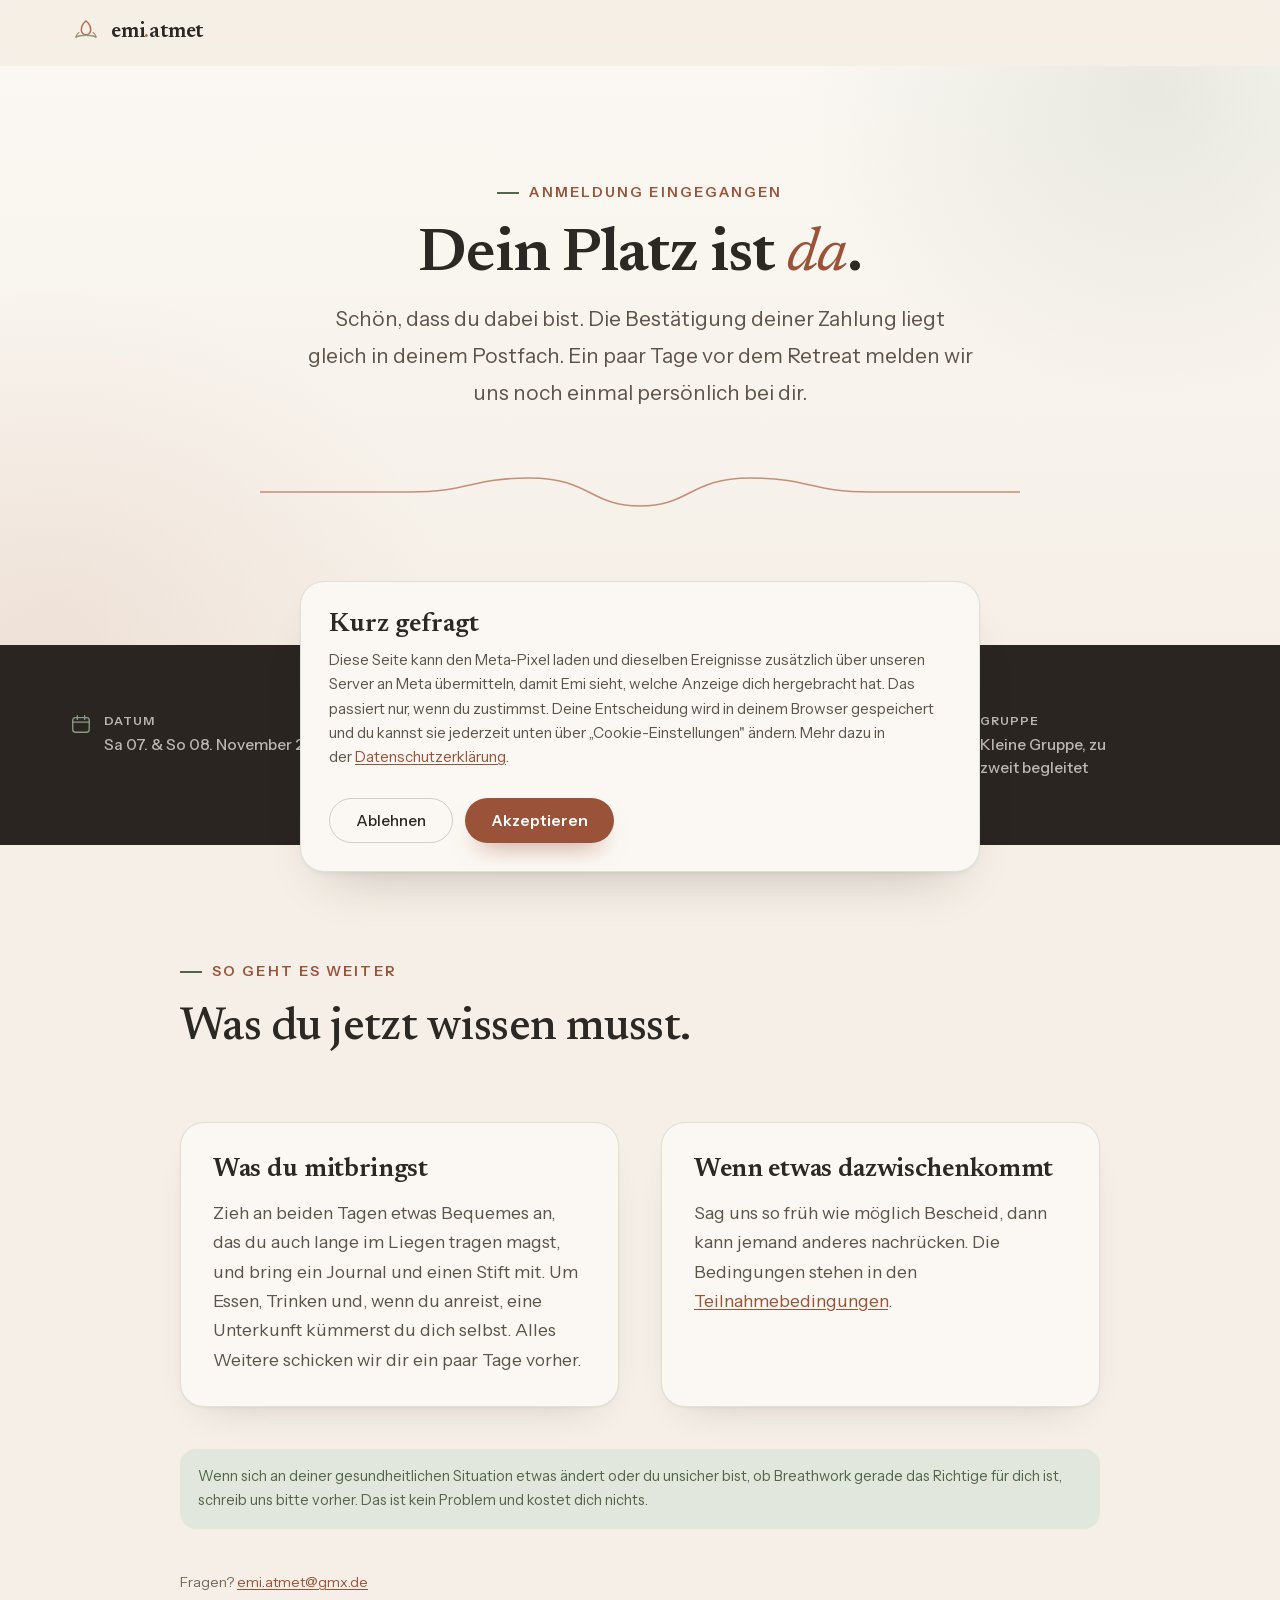
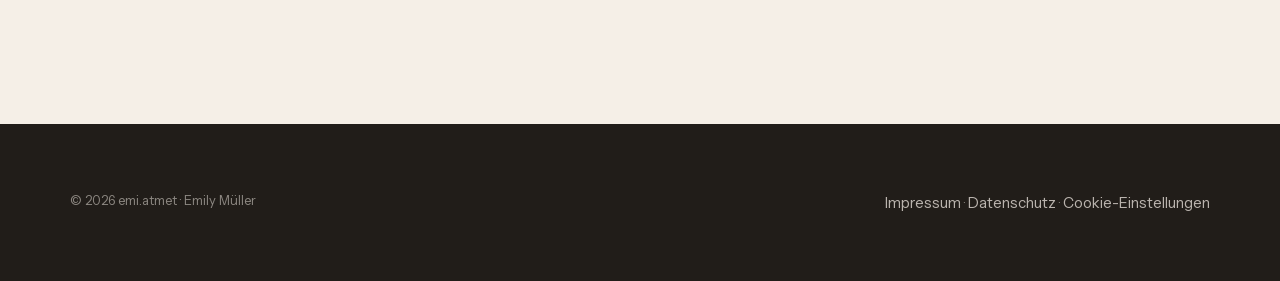
<file: danke.html>
<!doctype html>
<html lang="de">
<head>
<meta charset="utf-8">
<meta name="viewport" content="width=device-width,initial-scale=1">
<title>Dein Platz ist da · Breathwork Retreat am 07. &amp; 08. November | emi.atmet</title>
<meta name="description" content="Deine Anmeldung für das Breathwork Retreat am 07. und 08. November 2026 in Leipzig ist eingegangen.">
<meta name="robots" content="noindex, nofollow">

<!-- ============================================================
     Ziel des Stripe-Redirects. Beide Payment Links zeigen hierher,
     mit Session-ID und Tarif-Kennung:
       Early Bird: .../danke.html?session_id={CHECKOUT_SESSION_ID}&t=eb
       regulär:    .../danke.html?session_id={CHECKOUT_SESSION_ID}&t=reg
     t steuert nur den Purchase-Wert für Meta (eb = Early Bird,
     reg oder fehlend = regulär). Angezeigt wird kein Betrag.

     Die Session-ID wird nur als Beleg angezeigt und als Meta
     eventID benutzt. Ohne Backend können wir sie nicht prüfen,
     also ist diese Seite kein Zahlungsnachweis. Sie deckt sich
     aber mit dem, was Stripe per Mail bestätigt.

     Meta-Pixel 4636136706618538 seit 31.08.2026 hinterlegt.
     ============================================================ -->

<link rel="icon" href="data:image/svg+xml,%3Csvg xmlns='http://www.w3.org/2000/svg' viewBox='0 0 32 32'%3E%3Crect width='32' height='32' rx='7' fill='%23F5EFE7'/%3E%3Cpath d='M16 6c2.8 2.3 4.4 5.1 4.4 8.3 0 2.6-2 4.6-4.4 4.6s-4.4-2-4.4-4.6C11.6 11.1 13.2 8.3 16 6z' fill='none' stroke='%23B4694E' stroke-width='1.5'/%3E%3Cpath d='M7 22c2.8-1.6 6-1.6 9-1.6s6.2 0 9 1.6' fill='none' stroke='%238A9A82' stroke-width='1.5' stroke-linecap='round'/%3E%3C/svg%3E">
<link rel="stylesheet" href="assets/fonts.css">
<link rel="stylesheet" href="assets/style.css">
<script>document.documentElement.classList.add('js')</script>
</head>
<body>
<a class="skip" href="#main">Zum Inhalt springen</a>

<header class="nav" id="nav">
  <div class="wrap nav-in">
    <a class="brand" href="https://emi-atmet.de/">
      <svg class="lotus" viewBox="0 0 32 32" aria-hidden="true"><path d="M16 5c3 2.4 4.7 5.4 4.7 8.8 0 2.8-2.1 4.9-4.7 4.9s-4.7-2.1-4.7-4.9C11.3 10.4 13 7.4 16 5z" fill="none" stroke="#B4694E" stroke-width="1.5"/><path d="M6 21c3-1.7 6.4-1.7 10-1.7s7 0 10 1.7" fill="none" stroke="#8A9A82" stroke-width="1.5" stroke-linecap="round"/><path d="M9 16.5c-1.7 1-2.8 2.6-3 4.5M23 16.5c1.7 1 2.8 2.6 3 4.5" fill="none" stroke="#A47864" stroke-width="1.3" stroke-linecap="round" opacity=".8"/></svg>
      <span class="wordmark">emi<span class="dot">.</span>atmet</span>
    </a>
  </div>
  <svg class="nav-wave" viewBox="0 0 1440 8" preserveAspectRatio="none" aria-hidden="true"><path d="M0 4 C120 4 120 1 240 1 C360 1 360 7 480 7 C600 7 600 1 720 1 C840 1 840 7 960 7 C1080 7 1080 1 1200 1 C1320 1 1320 4 1440 4" stroke="currentColor" stroke-width="1.4" fill="none"/></svg>
</header>

<main id="main">
  <section class="hero">
    <div class="wrap-n" style="text-align:center">
      <p class="eyebrow" style="justify-content:center">Anmeldung eingegangen</p>
      <h1 style="max-width:18ch;margin-inline:auto">Dein Platz ist <em>da</em>.</h1>
      <p class="lead" style="margin:0 auto var(--sp-4);max-width:48ch">
        Schön, dass du dabei bist. Die Bestätigung deiner Zahlung liegt gleich in deinem
        Postfach. Ein paar Tage vor dem Retreat melden wir uns noch einmal persönlich bei dir.
      </p>
      <div class="breath-wrap" style="padding-top:var(--sp-2)">
        <svg class="breath in" viewBox="0 0 760 40" fill="none" aria-hidden="true" preserveAspectRatio="none"><path pathLength="1" d="M0 20 H150 C210 20 210 6 270 6 C330 6 330 34 380 34 C430 34 430 6 490 6 C550 6 550 20 610 20 H760" stroke="currentColor" stroke-width="1.6" stroke-linecap="round"/></svg>
      </div>
    </div>
  </section>

  <section class="band-dark facts">
    <div class="wrap facts-grid">
      <div class="fact">
        <svg viewBox="0 0 24 24" fill="none" aria-hidden="true"><rect x="3" y="5" width="18" height="16" rx="3" stroke="currentColor" stroke-width="1.5"/><path d="M3 10h18M8 3v4M16 3v4" stroke="currentColor" stroke-width="1.5" stroke-linecap="round"/></svg>
        <div><p class="fact-k">Datum</p><p class="fact-v">Sa 07. &amp; So 08. November 2026</p></div>
      </div>
      <div class="fact">
        <svg viewBox="0 0 24 24" fill="none" aria-hidden="true"><circle cx="12" cy="12" r="9" stroke="currentColor" stroke-width="1.5"/><path d="M12 7v5.2l3.2 2" stroke="currentColor" stroke-width="1.5" stroke-linecap="round"/></svg>
        <!-- OFFEN(Emi): Uhrzeiten beider Tage -->
        <div><p class="fact-k">Zeit</p><p class="fact-v">Zwei volle Tage</p></div>
      </div>
      <div class="fact">
        <svg viewBox="0 0 24 24" fill="none" aria-hidden="true"><path d="M12 21s7-5.6 7-11a7 7 0 1 0-14 0c0 5.4 7 11 7 11z" stroke="currentColor" stroke-width="1.5"/><circle cx="12" cy="10" r="2.6" stroke="currentColor" stroke-width="1.5"/></svg>
        <!-- OFFEN(Emi): Anschrift des Veranstaltungsorts. Hier gehört sie vollständig hin,
             damit niemand nach der Buchung danach fragen muss. -->
        <div><p class="fact-k">Ort</p><p class="fact-v">Asana Atelier<br><span style="opacity:.7">Leipzig</span></p></div>
      </div>
      <div class="fact">
        <svg viewBox="0 0 24 24" fill="none" aria-hidden="true"><circle cx="9" cy="9" r="3.4" stroke="currentColor" stroke-width="1.5"/><path d="M3 20c0-3.3 2.7-5.4 6-5.4s6 2.1 6 5.4" stroke="currentColor" stroke-width="1.5" stroke-linecap="round"/><path d="M16 6.2a3.4 3.4 0 0 1 0 5.6M18.5 20c0-2.4-.9-4.2-2.4-5.2" stroke="currentColor" stroke-width="1.5" stroke-linecap="round"/></svg>
        <div><p class="fact-k">Gruppe</p><p class="fact-v">Kleine Gruppe, zu zweit begleitet</p></div>
      </div>
    </div>
  </section>

  <section>
    <div class="wrap-n">
      <div class="sec-head">
        <p class="eyebrow">So geht es weiter</p>
        <h2>Was du jetzt wissen musst.</h2>
      </div>

      <div class="frame-cols">
        <div class="frame-card">
          <h3>Was du mitbringst</h3>
          <!-- OFFEN(Emi): Packliste für zwei Tage bestätigen (Decke, Kissen?) -->
          <p>Zieh an beiden Tagen etwas Bequemes an, das du auch lange im Liegen tragen
          magst, und bring ein Journal und einen Stift mit. Um Essen, Trinken und, wenn du
          anreist, eine Unterkunft kümmerst du dich selbst. Alles Weitere schicken wir dir
          ein paar Tage vorher.</p>
        </div>
        <div class="frame-card">
          <h3>Wenn etwas dazwischenkommt</h3>
          <p>Sag uns so früh wie möglich Bescheid, dann kann jemand anderes nachrücken.
          Die Bedingungen stehen in den
          <a href="teilnahmebedingungen-allgemein.html" style="color:var(--clay-deep);text-decoration:underline;text-underline-offset:2px">Teilnahmebedingungen</a>.</p>
        </div>
      </div>

      <div class="note-sage" style="margin-top:var(--sp-4)">
        Wenn sich an deiner gesundheitlichen Situation etwas ändert oder du unsicher bist, ob
        Breathwork gerade das Richtige für dich ist, schreib uns bitte vorher. Das ist kein
        Problem und kostet dich nichts.
      </div>

      <p class="cta-note" style="margin-top:var(--sp-4)">
        Fragen? <a href="mailto:emi.atmet@gmx.de?subject=Retreat%2007.%2F08.11." style="color:var(--clay-deep);text-decoration:underline;text-underline-offset:2px">emi.atmet@gmx.de</a>
      </p>
      <p class="cta-note" id="beleg" hidden>Beleg-Nummer deiner Zahlung: <span id="beleg-id"></span></p>
    </div>
  </section>
</main>

<footer class="foot">
  <div class="wrap">
    <div class="foot-bottom" style="border-top:0;margin-top:0;padding-top:0">
      <span>© 2026 emi.atmet · Emily Müller</span>
      <span>
        <a href="https://emi-atmet.de/impressum.html">Impressum</a> ·
        <a href="datenschutz.html">Datenschutz</a> ·
        <a href="#" data-consent-reopen>Cookie-Einstellungen</a>
      </span>
    </div>
  </div>
</footer>

<script src="assets/consent.js"></script>
<script>
(function () {
  var nav = document.getElementById('nav');
  var onScroll = function () { nav.classList.toggle('scrolled', window.scrollY > 10); };
  onScroll(); window.addEventListener('scroll', onScroll, { passive: true });

  /* Stripe hängt die Session-ID an. Wir nutzen sie doppelt:
     als sichtbaren Beleg und als Meta eventID. Der zweite Punkt
     ist wichtig: dieselbe ID bei jedem Neuladen bedeutet, dass
     Meta ein zweites Purchase als Dublette verwirft, statt es
     zu zählen. Damit ist der Refresh-Doppelzähler erledigt. */
  var sid = new URLSearchParams(location.search).get('session_id') || '';
  if (sid) {
    var box = document.getElementById('beleg');
    document.getElementById('beleg-id').textContent = sid.slice(0, 24);
    box.hidden = false;
  }

  /* Welcher Payment Link bezahlt wurde, steht in t (eb oder reg). Der Wert
     geht nur an Meta. Serverseitig kommt der echte Betrag aus dem Stripe-
     Webhook, mit derselben Session-ID als eventID, also ohne Dublette. */
  var tier = new URLSearchParams(location.search).get('t');
  var value = tier === 'eb' ? 180 : 200;

  if (window.emiConsent) {
    window.emiConsent.track(
      'Purchase',
      { value: value, currency: 'EUR', content_name: 'Breathwork Retreat 07.-08.11.2026' },
      sid || undefined
    );
  }
})();
</script>
</body>
</html>
</file>
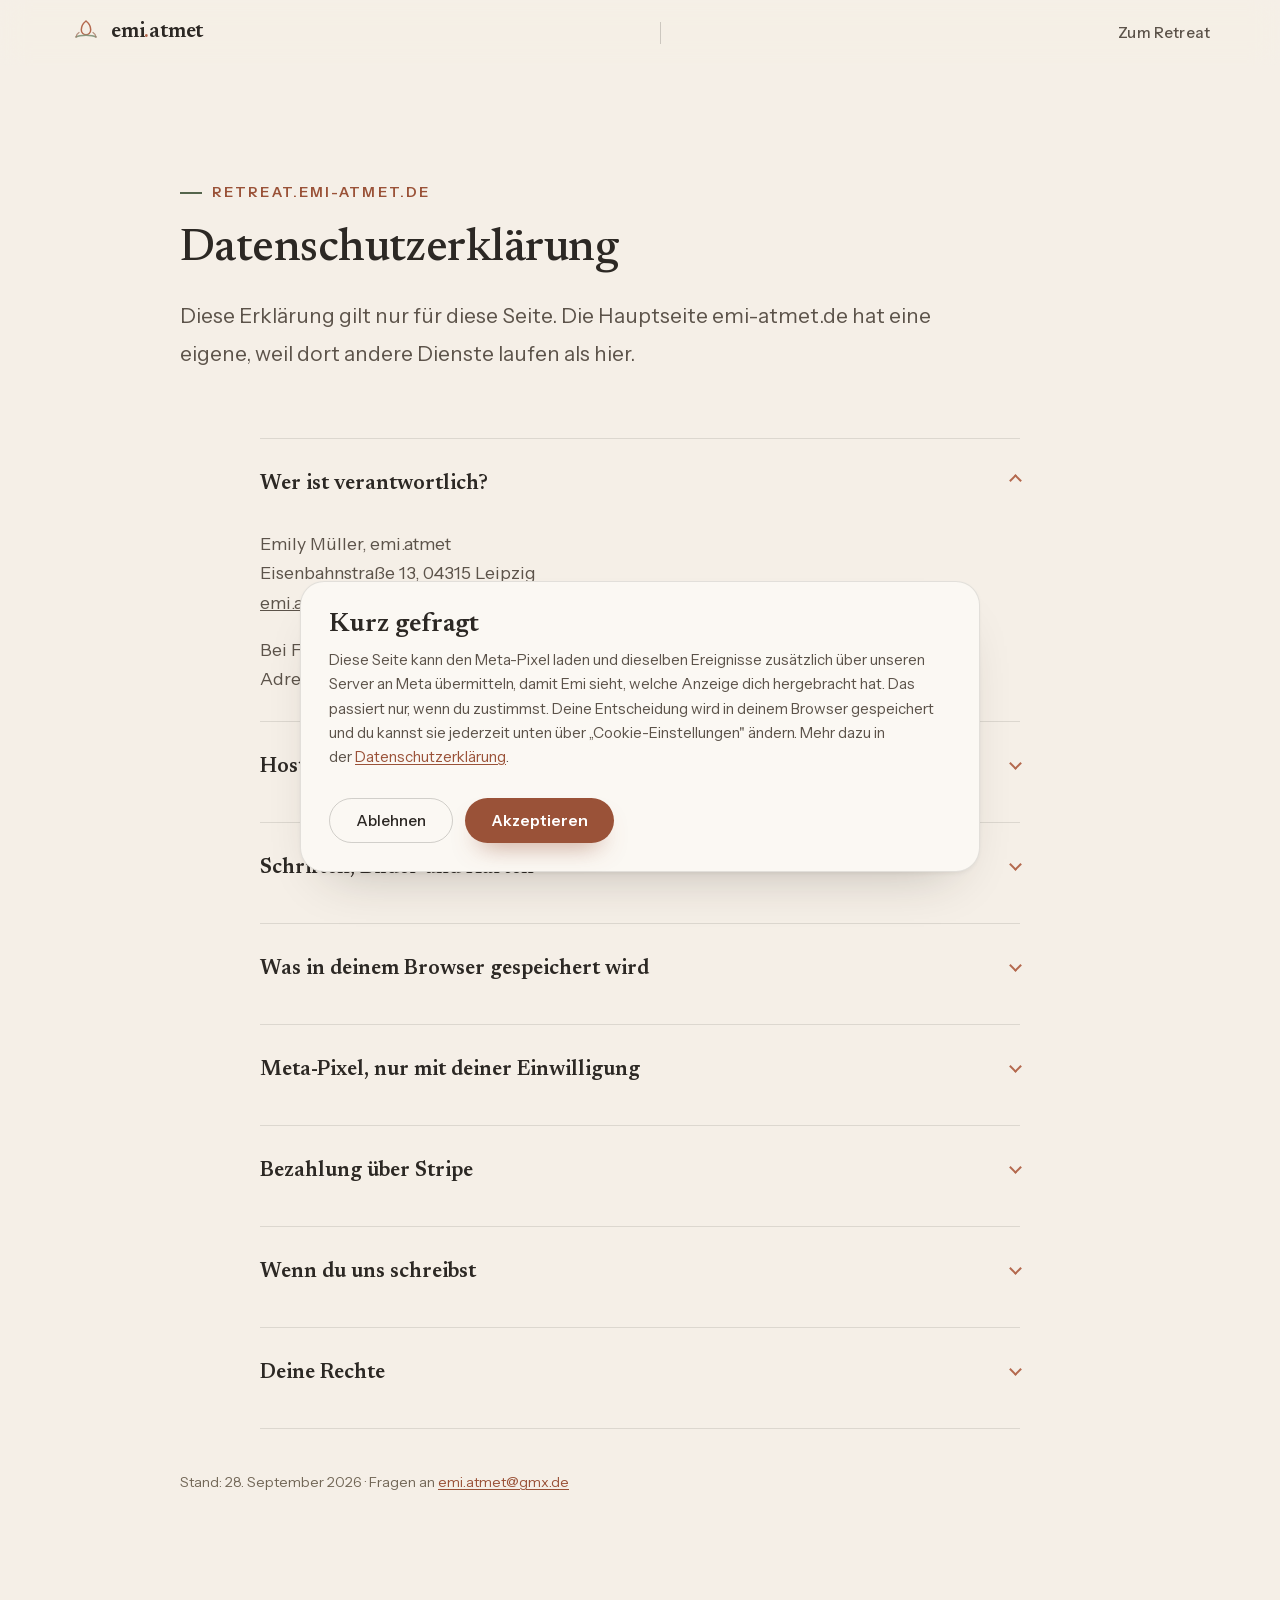
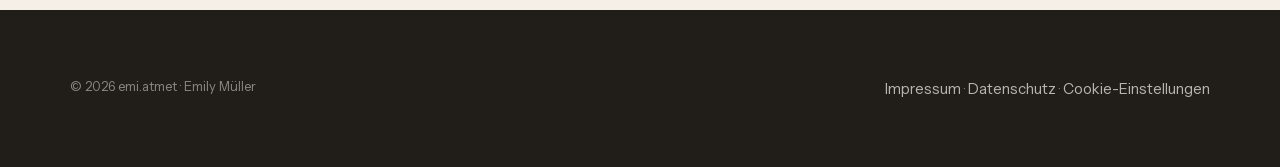
<file: datenschutz.html>
<!doctype html>
<html lang="de">
<head>
<meta charset="utf-8">
<meta name="viewport" content="width=device-width,initial-scale=1">
<title>Datenschutzerklärung · Breathwork Retreat | emi.atmet</title>
<meta name="description" content="Datenschutzerklärung für retreat.emi-atmet.de.">
<meta name="robots" content="index, follow">
<link rel="canonical" href="https://retreat.emi-atmet.de/datenschutz.html">

<!-- ============================================================
     EIGENE Datenschutzerklärung für diese Subdomain.

     Sie darf NICHT durch die von emi-atmet.de ersetzt werden:
     dort steht ausdrücklich "keine Tracker und setzt keine Cookies.
     Deshalb braucht sie kein Cookie-Banner". Für emi-atmet.de
     stimmt das, für diese Seite nicht. Hier laufen Meta-Pixel und
     Stripe.

     VOR DEM LIVEGANG:
       - juristisch gegenlesen lassen, das ist Rechtstext
       - Abschnitt "Hosting" prüfen: geschrieben für GitHub Pages.
         Wenn stattdessen auf dem Strato-Webspace deployed wird,
         muss dieser Abschnitt getauscht werden.
       - Telefonnummer ergänzen oder die Zeile entfernen
       - Übernommen von mutterlinien.emi-atmet.de (Stand 31.08.2026,
         GitHub Pages + Conversions API) am 28.09.2026. Neu gegenüber
         Mutterlinien: der Schlüssel emi-cid ist jetzt genannt. Der
         Skript-Stand speichert ihn seit der CAPI-Einführung, die
         Mutterlinien-Erklärung nennt ihn noch nicht.
     ============================================================ -->

<link rel="icon" href="data:image/svg+xml,%3Csvg xmlns='http://www.w3.org/2000/svg' viewBox='0 0 32 32'%3E%3Crect width='32' height='32' rx='7' fill='%23F5EFE7'/%3E%3Cpath d='M16 6c2.8 2.3 4.4 5.1 4.4 8.3 0 2.6-2 4.6-4.4 4.6s-4.4-2-4.4-4.6C11.6 11.1 13.2 8.3 16 6z' fill='none' stroke='%23B4694E' stroke-width='1.5'/%3E%3Cpath d='M7 22c2.8-1.6 6-1.6 9-1.6s6.2 0 9 1.6' fill='none' stroke='%238A9A82' stroke-width='1.5' stroke-linecap='round'/%3E%3C/svg%3E">
<link rel="stylesheet" href="assets/fonts.css">
<link rel="stylesheet" href="assets/style.css">
<script>document.documentElement.classList.add('js')</script>
</head>
<body>
<a class="skip" href="#main">Zum Inhalt springen</a>

<header class="nav" id="nav">
  <div class="wrap nav-in">
    <a class="brand" href="index.html">
      <svg class="lotus" viewBox="0 0 32 32" aria-hidden="true"><path d="M16 5c3 2.4 4.7 5.4 4.7 8.8 0 2.8-2.1 4.9-4.7 4.9s-4.7-2.1-4.7-4.9C11.3 10.4 13 7.4 16 5z" fill="none" stroke="#B4694E" stroke-width="1.5"/><path d="M6 21c3-1.7 6.4-1.7 10-1.7s7 0 10 1.7" fill="none" stroke="#8A9A82" stroke-width="1.5" stroke-linecap="round"/><path d="M9 16.5c-1.7 1-2.8 2.6-3 4.5M23 16.5c1.7 1 2.8 2.6 3 4.5" fill="none" stroke="#A47864" stroke-width="1.3" stroke-linecap="round" opacity=".8"/></svg>
      <span class="wordmark">emi<span class="dot">.</span>atmet</span>
    </a>
    <span class="nav-divider" aria-hidden="true"></span>
    <nav class="nav-right" aria-label="Zurück">
      <a class="nav-link" href="index.html">Zum Retreat</a>
    </nav>
  </div>
  <svg class="nav-wave" viewBox="0 0 1440 8" preserveAspectRatio="none" aria-hidden="true"><path d="M0 4 C120 4 120 1 240 1 C360 1 360 7 480 7 C600 7 600 1 720 1 C840 1 840 7 960 7 C1080 7 1080 1 1200 1 C1320 1 1320 4 1440 4" stroke="currentColor" stroke-width="1.4" fill="none"/></svg>
</header>

<main id="main">
  <section>
    <div class="wrap-n">
      <div class="sec-head">
        <p class="eyebrow">retreat.emi-atmet.de</p>
        <h2>Datenschutzerklärung</h2>
        <p class="lead">Diese Erklärung gilt nur für diese Seite. Die Hauptseite
        emi-atmet.de hat eine eigene, weil dort andere Dienste laufen als hier.</p>
      </div>

      <div class="faq">
        <details open>
          <summary>Wer ist verantwortlich?</summary>
          <div class="a">
            <p>Emily Müller, emi.atmet<br>
            Eisenbahnstraße 13, 04315 Leipzig<br>
            <a href="mailto:emi.atmet@gmx.de">emi.atmet@gmx.de</a></p>
            <p>Bei Fragen zum Datenschutz kannst du dich jederzeit direkt an diese Adresse wenden.</p>
          </div>
        </details>

        <details>
          <summary>Hosting und Server-Logs</summary>
          <!-- Hosting auf GitHub Pages wie bei Mutterlinien. Die
               Domain retreat.emi-atmet.de zeigt per CNAME auf
               art-of-breath.github.io; das Repository liegt in der GitHub-Organisation
               art-of-breath.

               ZU PRÜFEN, bevor das als final gilt:
               - Firmierung und Anschrift unten sind GitHubs allgemeine Angaben. Vor
                 dem endgültigen Freigeben gegen GitHubs aktuelle Privacy Statement
                 gegenprüfen, so wie es am 27.08.2026 für Vercel gemacht wurde.
               - Übermittlungsgrundlage USA: GitHub gehört zu Microsoft. Ob GitHub Inc.
                 eigenständig unter dem EU-US Data Privacy Framework gelistet ist oder
                 über Microsofts Zertifizierung mitgeführt wird, ist hier bewusst NICHT
                 behauptet, sondern muss auf der DPF-Liste nachgesehen werden.

               NOCH OFFEN, aber kein Seitentext: die Seite läuft über die GitHub-
               Organisation der Art of Breath LLC, damit ist die Firma
               Auftragsverarbeiter für Emi. Dafür braucht es einen AV-Vertrag nach
               Art. 28 DSGVO zwischen den beiden, zusätzlich zum DPA zwischen der Firma
               und GitHub. Gegenüber der vorherigen Vercel-Konstruktion ist das
               insofern sauberer, als die Firma und nicht Nico als Privatperson
               Vertragspartner ist. Ein Dokument bleibt es trotzdem. -->
          <div class="a">
            <p>Diese Seite wird über GitHub Pages ausgeliefert, einen Dienst der
            GitHub, Inc., 88 Colin P. Kelly Jr. Street, San Francisco, CA 94107, USA.
            Beim Aufruf der Seite überträgt dein Browser technisch notwendige Daten an
            den Server, darunter deine IP-Adresse, Datum und Uhrzeit, die aufgerufene
            Datei und den verwendeten Browser. Diese Daten sind nötig, damit die Seite
            überhaupt ausgeliefert werden kann. GitHub verarbeitet sie als
            Auftragsverarbeiter für uns.</p>
            <p>Rechtsgrundlage ist Art. 6 Abs. 1 lit. f DSGVO, unser berechtigtes
            Interesse am technischen Betrieb der Seite.</p>
            <p>Die Daten werden dabei in die USA übermittelt. Grundlage sind die
            Standardvertragsklauseln der EU-Kommission nach Art. 46 Abs. 2 lit. c DSGVO,
            die Bestandteil des Auftragsverarbeitungsvertrags von GitHub sind.</p>
          </div>
        </details>

        <details>
          <summary>Schriften, Bilder und Karten</summary>
          <div class="a">
            <p>Alle Schriften und Bilder liegen auf diesem Server und werden von hier
            ausgeliefert. Es werden keine Google Fonts, keine Karten und keine sonstigen
            Inhalte von fremden Servern nachgeladen. Beim reinen Lesen der Seite entsteht
            also keine Verbindung zu Dritten.</p>
          </div>
        </details>

        <details>
          <summary>Was in deinem Browser gespeichert wird</summary>
          <div class="a">
            <p>Wenn du im Banner auf „Akzeptieren" oder „Ablehnen" klickst, wird deine
            Entscheidung im lokalen Speicher deines Browsers abgelegt, unter dem Schlüssel
            <code>emi-consent</code>. Damit fragen wir dich nicht bei jedem Besuch erneut.
            Dieser Eintrag verlässt deinen Browser nicht und wird nach zwölf Monaten
            ungültig.</p>
            <p>Diese Speicherung ist nach § 25 Abs. 2 TDDDG unbedingt erforderlich, um deine
            Entscheidung überhaupt umsetzen zu können, und braucht deshalb selbst keine
            Einwilligung.</p>
            <p>Nur wenn du zustimmst, wird zusätzlich unter dem Schlüssel <code>emi-cid</code>
            eine zufällig erzeugte Kennung gespeichert, die keinen Bezug zu deinem Namen hat.
            Sie wird mit den Ereignissen an unseren Server übermittelt und beim Klick auf
            „Platz sichern" an Stripe weitergegeben, damit sich eine Buchung deinem Besuch
            zuordnen lässt (siehe unten zur serverseitigen Übermittlung). Ziehst du deine
            Einwilligung zurück, wird dieser Eintrag gelöscht.</p>
          </div>
        </details>

        <details>
          <summary>Meta-Pixel, nur mit deiner Einwilligung</summary>
          <div class="a">
            <p>Diese Seite kann den Meta-Pixel der Meta Platforms Ireland Limited,
            Merrion Road, Dublin 4, Irland, laden. Er wird ausschließlich geladen, wenn du
            vorher im Banner zugestimmt hast. Ohne deine Zustimmung wird kein Skript von Meta
            geladen und es werden keine Daten an Meta übertragen.</p>
            <p>Stimmst du zu, setzt Meta die Cookies <code>_fbp</code> und gegebenenfalls
            <code>_fbc</code> und verarbeitet unter anderem deine IP-Adresse, Angaben zu deinem
            Browser und Gerät sowie die Information, dass du diese Seite aufgerufen, den
            Bezahlvorgang begonnen oder eine Buchung abgeschlossen hast. Damit können wir
            auswerten, welche Werbeanzeige zu einer Anmeldung geführt hat.</p>
            <p>Rechtsgrundlage ist deine Einwilligung nach Art. 6 Abs. 1 lit. a DSGVO in
            Verbindung mit § 25 Abs. 1 TDDDG. Für die Erhebung und Übermittlung der Daten an
            Meta sind wir und Meta gemeinsam Verantwortliche nach Art. 26 DSGVO. Meta
            verarbeitet die Daten anschließend in eigener Verantwortung weiter, auch in den
            USA, und stützt sich dafür auf die Standardvertragsklauseln und den
            EU-US Data Privacy Framework.</p>
            <p><strong>Du kannst deine Einwilligung jederzeit mit Wirkung für die Zukunft
            widerrufen</strong>, über den Link „Cookie-Einstellungen" ganz unten auf jeder Seite.
            Beim Widerruf werden die von Meta gesetzten Cookies gelöscht. Die Rechtmäßigkeit
            der Verarbeitung bis zum Widerruf bleibt davon unberührt.</p>
            <p><strong>Serverseitige Übermittlung (Conversions API).</strong> Stimmst du zu,
            werden dieselben Ereignisse zusätzlich über unseren Server an Meta übermittelt.
            Unser Server erhält dabei von deinem Browser die Ereignisbezeichnung, einen
            Zeitstempel, die aufgerufene Adresse, die genannten Meta-Cookies sowie eine
            zufällig erzeugte Kennung, die keinen Bezug zu deinem Namen hat; aus der
            Verbindung selbst ergeben sich deine IP-Adresse und die Kennung deines Browsers.
            Jedes Ereignis trägt auf beiden Wegen dieselbe Kennung, damit Meta es einmal statt
            zweimal zählt. Der Server läuft in einem Rechenzentrum in Deutschland und wird für
            uns im Auftrag betrieben.</p>
            <p>Kaufst du einen Platz, meldet unser Zahlungsdienstleister den abgeschlossenen
            Kauf an denselben Server, der ihn an Meta weitergibt. Übermittelt werden dabei der
            Betrag, die Währung und deine Kontaktdaten in verschlüsselter Form, aus der sich
            der Klartext nicht zurückrechnen lässt. <strong>Ohne deine Einwilligung
            unterbleibt auch diese serverseitige Übermittlung vollständig.</strong></p>
            <p>Weitere Informationen findest du in den
            <a href="https://www.facebook.com/privacy/policy" rel="noopener">Datenschutzrichtlinien von Meta</a>.</p>
          </div>
        </details>

        <details>
          <summary>Bezahlung über Stripe</summary>
          <div class="a">
            <p>Wenn du auf „Platz sichern" klickst, wirst du zu einer Bezahlseite von Stripe
            weitergeleitet. Betreiber in Europa ist die Stripe Payments Europe Limited,
            1 Grand Canal Street Lower, Dublin 2, Irland.</p>
            <p>Dort gibst du deinen Namen, deine E-Mail-Adresse und deine Zahlungsdaten ein.
            Diese Daten werden von Stripe verarbeitet, nicht von uns: <strong>vollständige
            Kartennummern oder Kontodaten bekommen wir zu keinem Zeitpunkt zu sehen.</strong>
            Wir erhalten von Stripe nur die Information, dass und mit welchem Namen und
            welcher E-Mail-Adresse eine Buchung zustande gekommen ist.</p>
            <p>Rechtsgrundlage ist Art. 6 Abs. 1 lit. b DSGVO, die Erfüllung des Vertrags über
            deine Teilnahme am Retreat. Für die anschließende Aufbewahrung der Buchungs- und
            Rechnungsdaten gilt Art. 6 Abs. 1 lit. c DSGVO in Verbindung mit den
            handels- und steuerrechtlichen Aufbewahrungsfristen.</p>
            <p>Näheres in der
            <a href="https://stripe.com/de/privacy" rel="noopener">Datenschutzerklärung von Stripe</a>.</p>
          </div>
        </details>

        <details>
          <summary>Wenn du uns schreibst</summary>
          <div class="a">
            <p>Schreibst du uns eine E-Mail, verarbeiten wir deine Adresse und deine Nachricht,
            um dir zu antworten. Rechtsgrundlage ist Art. 6 Abs. 1 lit. b beziehungsweise
            lit. f DSGVO. Bitte sende uns keine sensiblen Gesundheitsdaten per E-Mail.</p>
          </div>
        </details>

        <details>
          <summary>Deine Rechte</summary>
          <div class="a">
            <p>Du hast das Recht auf Auskunft über deine gespeicherten Daten (Art. 15 DSGVO),
            auf Berichtigung (Art. 16), auf Löschung (Art. 17), auf Einschränkung der
            Verarbeitung (Art. 18), auf Datenübertragbarkeit (Art. 20) und auf Widerspruch
            gegen Verarbeitungen, die auf einem berechtigten Interesse beruhen (Art. 21).
            Eine erteilte Einwilligung kannst du jederzeit widerrufen.</p>
            <p>Außerdem kannst du dich bei einer Aufsichtsbehörde beschweren. Zuständig ist
            die Sächsische Datenschutzbeauftragte, Devrientstraße 5, 01067 Dresden.</p>
          </div>
        </details>
      </div>

      <p class="cta-note" style="margin-top:var(--sp-4)">
        Stand: 28. September 2026 · Fragen an
        <a href="mailto:emi.atmet@gmx.de?subject=Datenschutz%20Retreat" style="color:var(--clay-deep);text-decoration:underline;text-underline-offset:2px">emi.atmet@gmx.de</a>
      </p>
    </div>
  </section>
</main>

<footer class="foot">
  <div class="wrap">
    <div class="foot-bottom" style="border-top:0;margin-top:0;padding-top:0">
      <span>© 2026 emi.atmet · Emily Müller</span>
      <span>
        <a href="https://emi-atmet.de/impressum.html">Impressum</a> ·
        <a href="datenschutz.html">Datenschutz</a> ·
        <a href="#" data-consent-reopen>Cookie-Einstellungen</a>
      </span>
    </div>
  </div>
</footer>

<script src="assets/consent.js"></script>
<script>
(function () {
  var nav = document.getElementById('nav');
  var onScroll = function () { nav.classList.toggle('scrolled', window.scrollY > 10); };
  onScroll(); window.addEventListener('scroll', onScroll, { passive: true });
})();
</script>
</body>
</html>
</file>
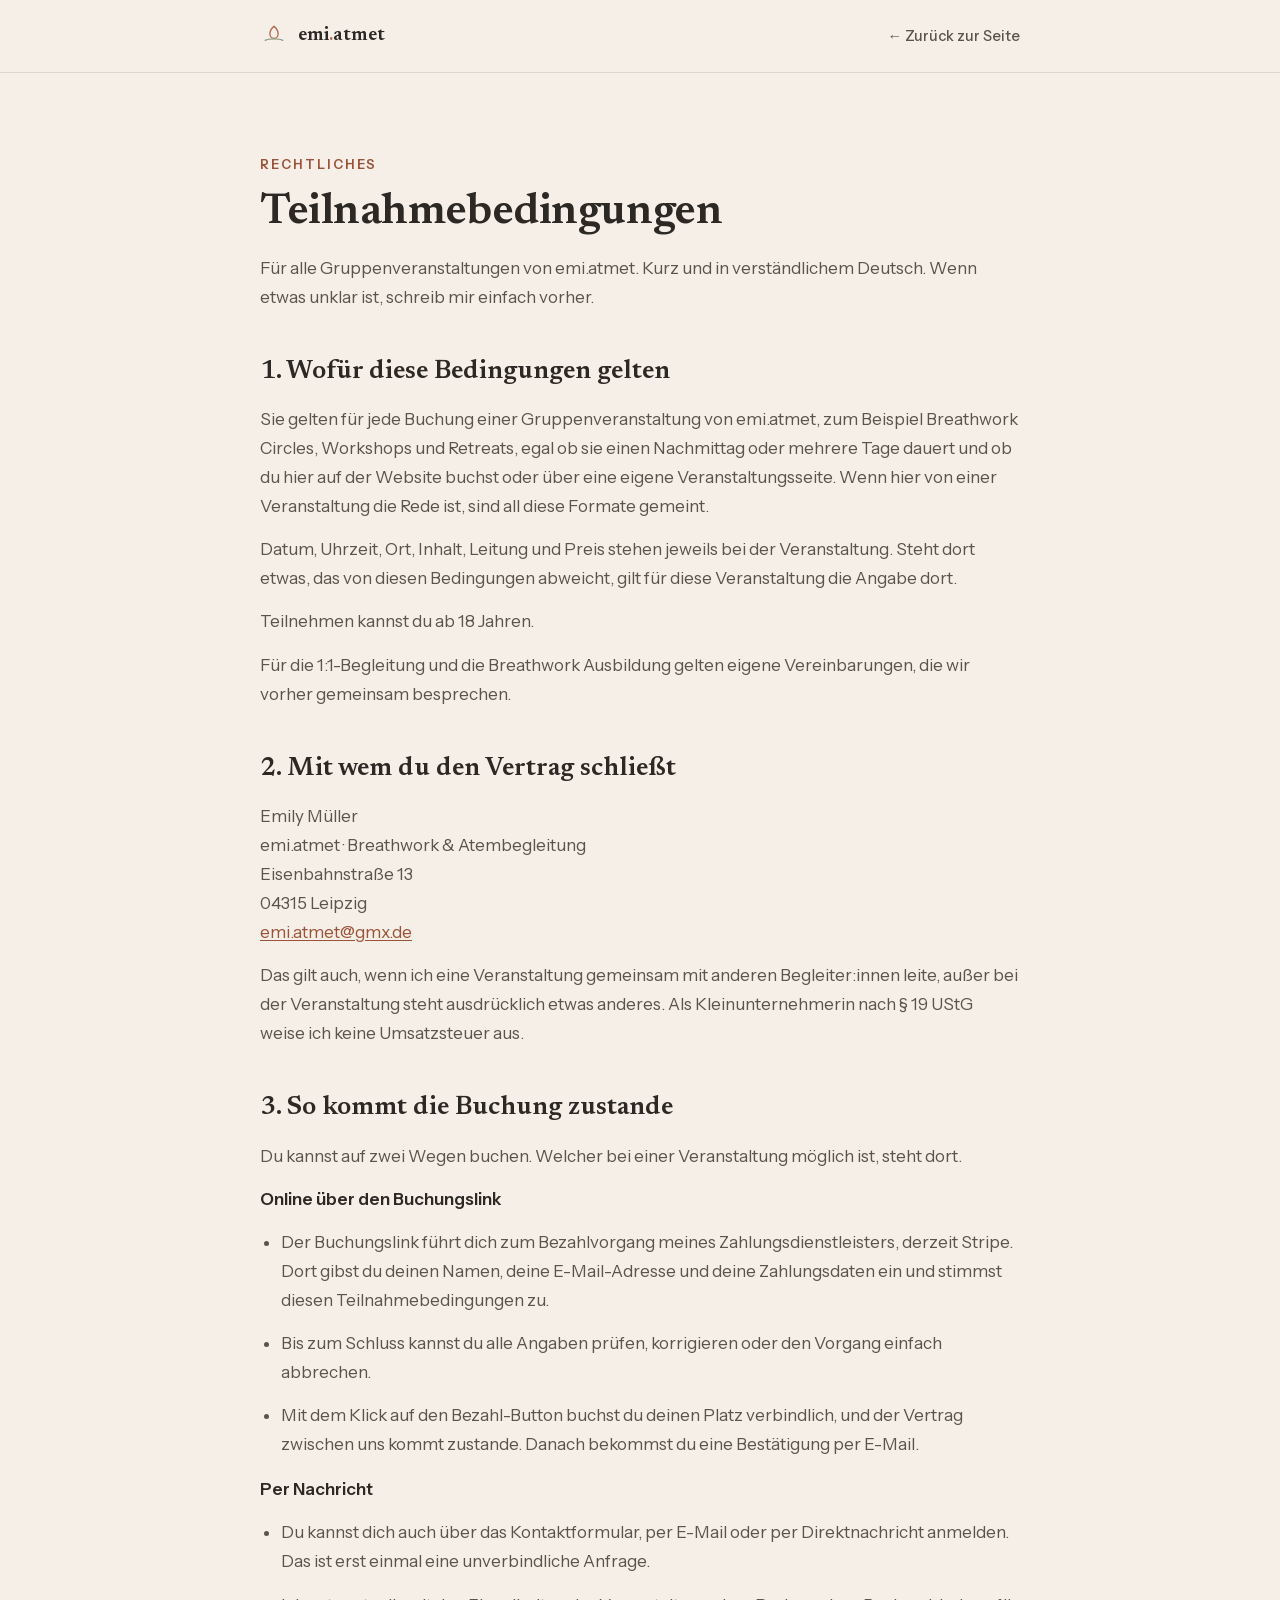
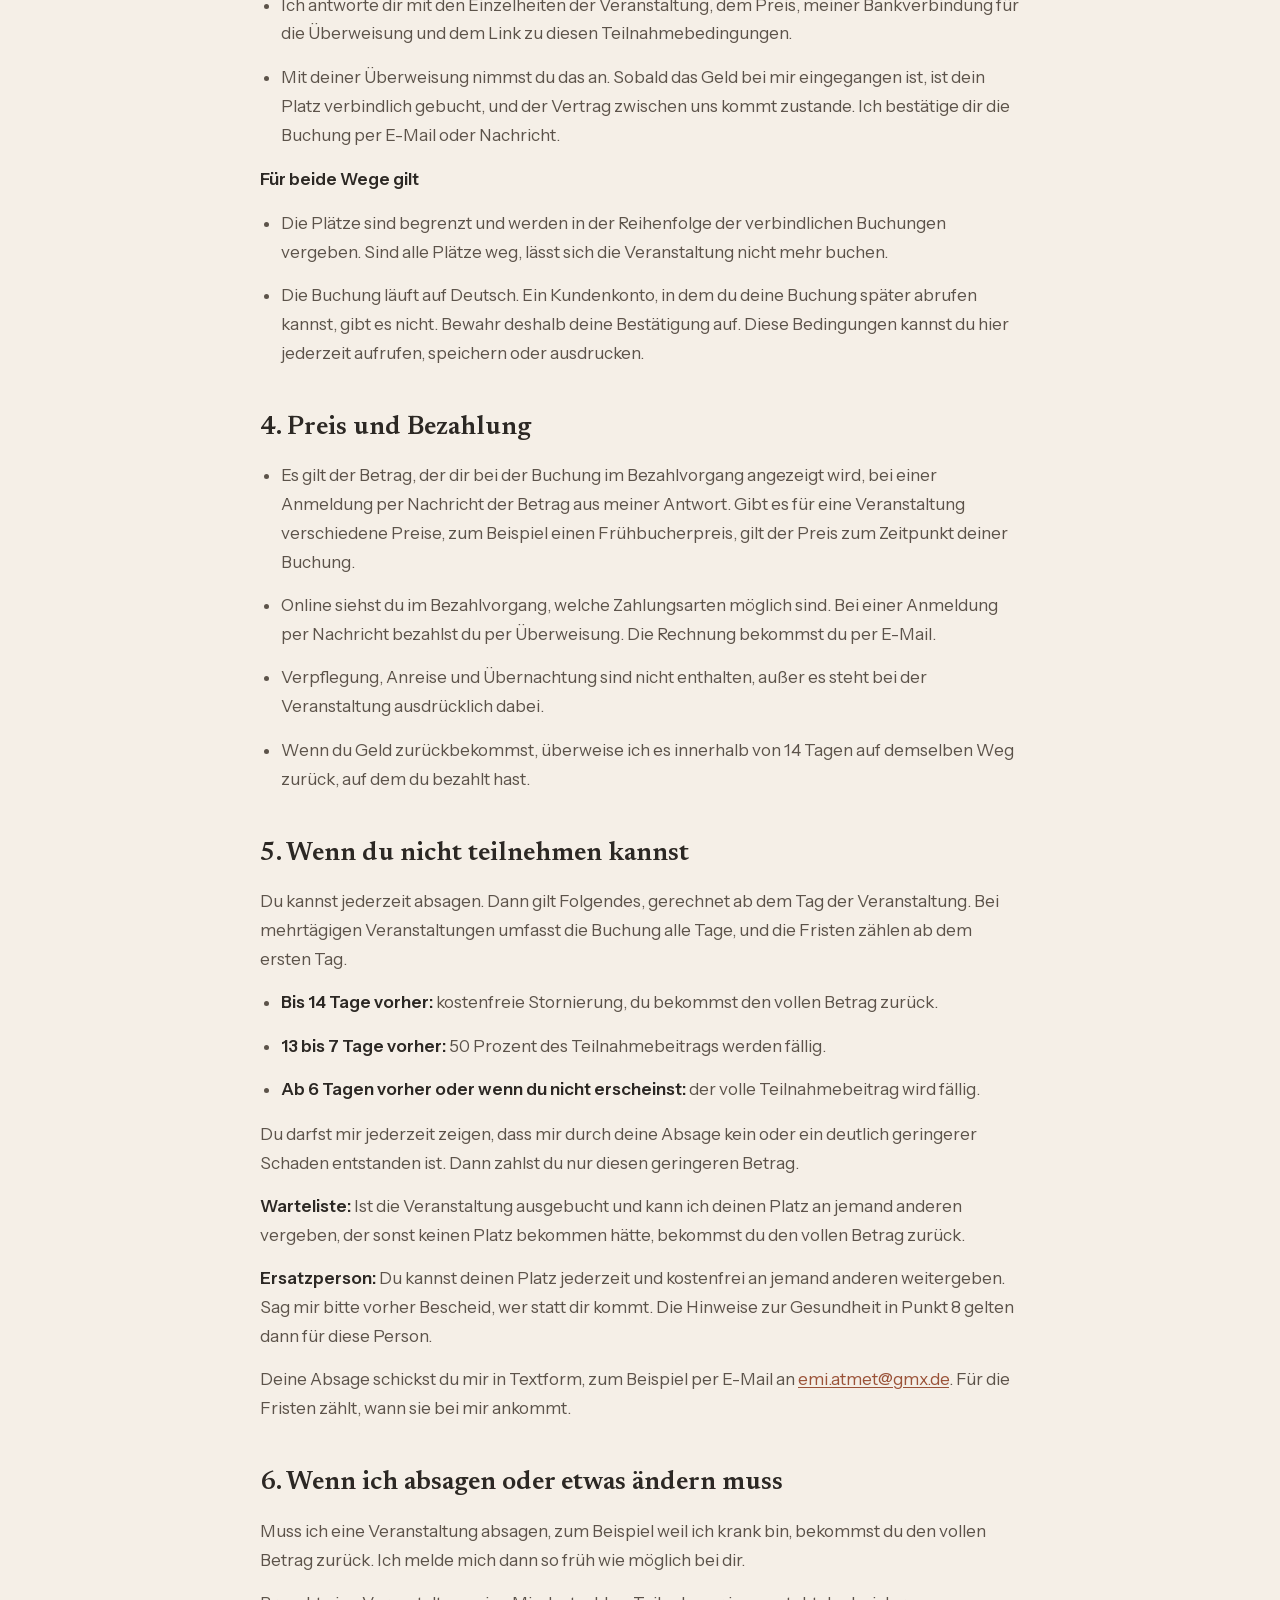
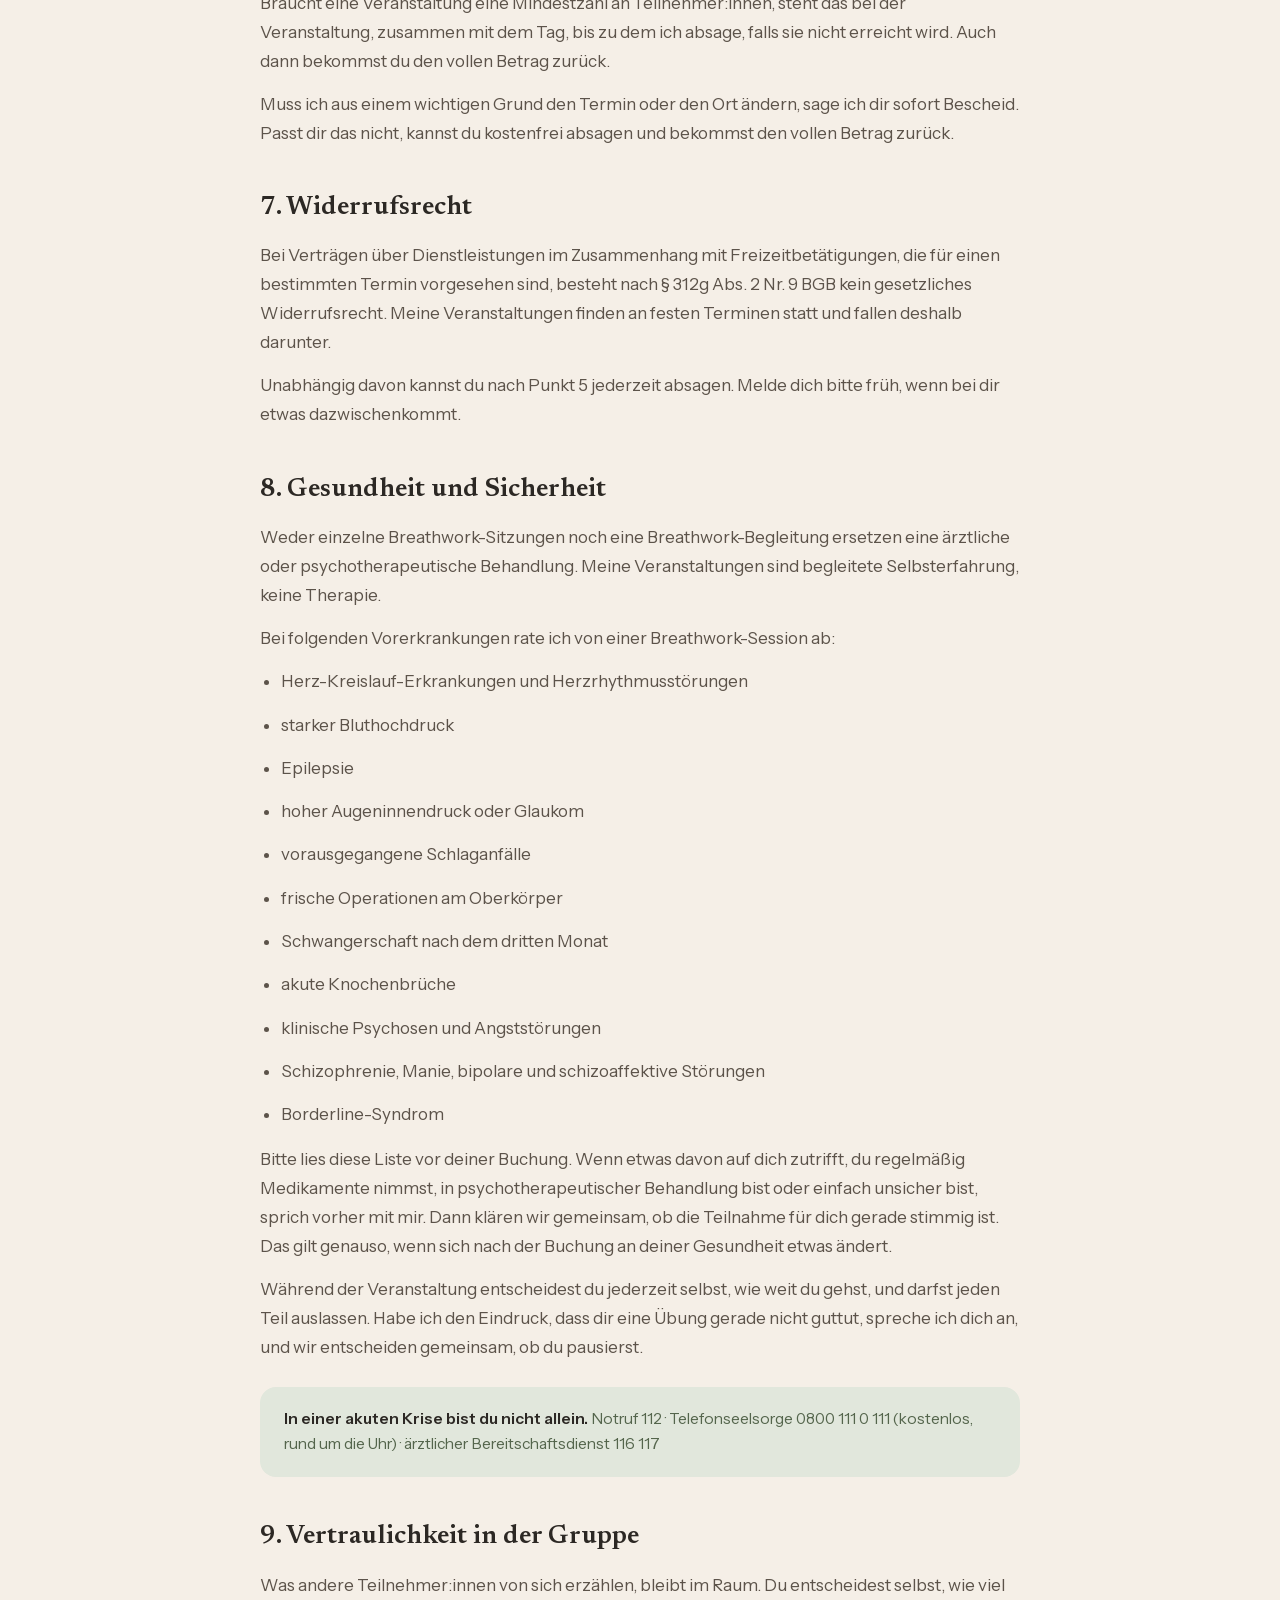
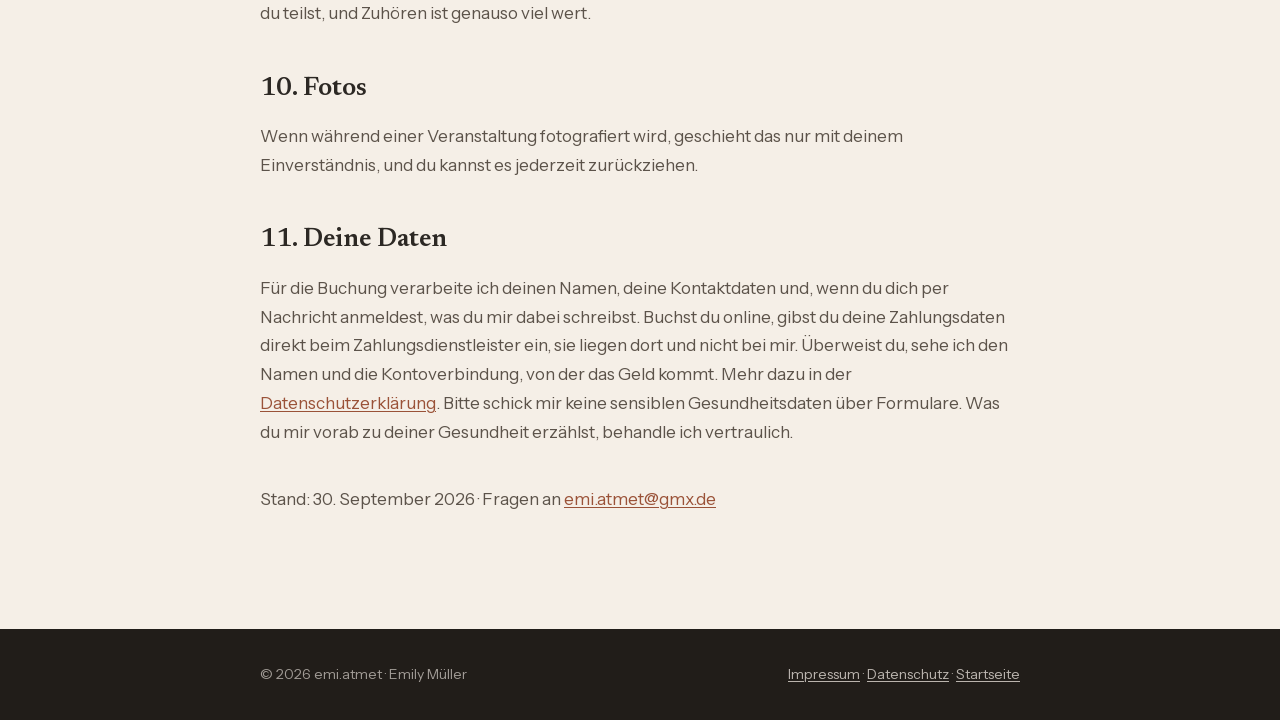
<file: teilnahmebedingungen-allgemein.html>
<!DOCTYPE html>
<html lang="de">
<head>
  <meta charset="UTF-8" />
  <meta name="viewport" content="width=device-width, initial-scale=1.0" />
  <meta name="robots" content="index, follow" />
  <link rel="canonical" href="https://emi-atmet.de/teilnahmebedingungen.html" />
  <title>Teilnahmebedingungen | emi.atmet</title>
  <meta name="description" content="Teilnahmebedingungen für die Gruppenveranstaltungen von emi.atmet: Breathwork Circles, Workshops und Retreats in Leipzig." />
  <!--
    Allgemeine Teilnahmebedingungen für alle Gruppenveranstaltungen.
    Diese URL ist die kontoweite "Terms of service URL" in Emis Stripe
    (Settings → Business → Public details). Jeder Payment Link mit
    Zustimmungs-Häkchen verweist hierher.

    Bewusst ohne Beträge: Es gilt, was im Stripe-Checkout steht.
    Stornofristen wie bei Mutterlinien (von Emi bestätigt 26.08.2026).

    OFFEN(Emi): gelten die Fristen auch für Circles und Retreats?
    OFFEN(Emi): kostenfreie Absage bei Terminverschiebung oder Ortswechsel,
                Erstattung bei Neuvergabe über die Warteliste, Rückzahlung
                binnen 14 Tagen, Mindestalter 18: alles neu, bitte bestätigen.
    Fragen an den Anwalt: fragen-anwalt.md im selben Ordner.
    OFFEN(Emi): bleibt sie auch bei gemeinsam geleiteten Veranstaltungen
                allein Vertragspartnerin?
    Vor dem Livegang juristisch gegenlesen lassen.

    Links zu Startseite, Impressum und Datenschutz sind absolut, damit dieselbe
    Datei auf emi-atmet.de und übergangsweise im Retreat-Repo funktioniert
    (dort als teilnahmebedingungen-allgemein.html).
  -->
  <link rel="icon" href="data:image/svg+xml,%3Csvg xmlns='http://www.w3.org/2000/svg' viewBox='0 0 32 32'%3E%3Crect width='32' height='32' rx='7' fill='%23F5EFE7'/%3E%3Cpath d='M16 7c2.8 2.2 4.4 5 4.4 8.2 0 2.6-1.9 4.6-4.4 4.6s-4.4-2-4.4-4.6C11.6 12 13.2 9.2 16 7z' fill='none' stroke='%23B4694E' stroke-width='1.6'/%3E%3Cpath d='M7 22c2.6-1.5 5.8-1.5 9-1.5s6.4 0 9 1.5' fill='none' stroke='%238A9A82' stroke-width='1.6' stroke-linecap='round'/%3E%3C/svg%3E" />
  <link rel="stylesheet" href="assets/fonts.css">
  <link rel="stylesheet" href="assets/legal.css">
</head>
<body>
  <header class="topbar">
    <div class="wrap">
      <a href="https://emi-atmet.de/index.html" class="wm"><svg class="lotus" width="28" height="28" viewBox="0 0 32 32" aria-hidden="true"><path d="M16 5c3 2.4 4.7 5.4 4.7 8.8 0 2.8-2.1 4.9-4.7 4.9s-4.7-2.1-4.7-4.9C11.3 10.4 13 7.4 16 5z" fill="none" stroke="#B4694E" stroke-width="1.5"/><path d="M6 21c3-1.7 6.4-1.7 10-1.7s7 0 10 1.7" fill="none" stroke="#8A9A82" stroke-width="1.5" stroke-linecap="round"/></svg><span>emi<b class="dot">.</b>atmet</span></a>
      <a class="back" href="https://emi-atmet.de/index.html">← Zurück zur Seite</a>
    </div>
  </header>
  <main>
    <div class="wrap">
      <span class="eyebrow">Rechtliches</span>
      <h1>Teilnahmebedingungen</h1>
      <p style="margin-top:1rem">Für alle Gruppenveranstaltungen von emi.atmet. Kurz und in
      verständlichem Deutsch. Wenn etwas unklar ist, schreib mir einfach vorher.</p>

      <h2>1. Wofür diese Bedingungen gelten</h2>
      <p>Sie gelten für jede Buchung einer Gruppenveranstaltung von emi.atmet, zum Beispiel
      Breathwork Circles, Workshops und Retreats, egal ob sie einen Nachmittag oder mehrere Tage
      dauert und ob du hier auf der Website buchst oder über eine eigene Veranstaltungsseite. Wenn
      hier von einer Veranstaltung die Rede ist, sind all diese Formate gemeint.</p>
      <p>Datum, Uhrzeit, Ort, Inhalt, Leitung und Preis stehen jeweils bei der Veranstaltung.
      Steht dort etwas, das von diesen Bedingungen abweicht, gilt für diese Veranstaltung die
      Angabe dort.</p>
      <!-- OFFEN(Emi): Mindestalter. Vorschlag 18 Jahre. -->
      <p>Teilnehmen kannst du ab 18 Jahren.</p>
      <p>Für die 1:1-Begleitung und die Breathwork Ausbildung gelten eigene Vereinbarungen, die wir
      vorher gemeinsam besprechen.</p>

      <h2>2. Mit wem du den Vertrag schließt</h2>
      <!-- OFFEN(Emi): geschäftliche Telefonnummer ergänzen, falls es eine gibt
           (Informationspflicht im Fernabsatz, Art. 246a EGBGB). -->
      <p>
        Emily Müller<br>
        emi.atmet · Breathwork &amp; Atembegleitung<br>
        Eisenbahnstraße 13<br>
        04315 Leipzig<br>
        <a href="mailto:emi.atmet@gmx.de">emi.atmet@gmx.de</a>
      </p>
      <p>Das gilt auch, wenn ich eine Veranstaltung gemeinsam mit anderen Begleiter:innen leite,
      außer bei der Veranstaltung steht ausdrücklich etwas anderes. Als Kleinunternehmerin nach
      § 19 UStG weise ich keine Umsatzsteuer aus.</p>

      <h2>3. So kommt die Buchung zustande</h2>
      <p>Du kannst auf zwei Wegen buchen. Welcher bei einer Veranstaltung möglich ist, steht dort.</p>
      <p><strong>Online über den Buchungslink</strong></p>
      <ul>
        <li>Der Buchungslink führt dich zum Bezahlvorgang meines Zahlungsdienstleisters, derzeit
        Stripe. Dort gibst du deinen Namen, deine E-Mail-Adresse und deine Zahlungsdaten ein und
        stimmst diesen Teilnahmebedingungen zu.</li>
        <li>Bis zum Schluss kannst du alle Angaben prüfen, korrigieren oder den Vorgang einfach
        abbrechen.</li>
        <li>Mit dem Klick auf den Bezahl-Button buchst du deinen Platz verbindlich, und der
        Vertrag zwischen uns kommt zustande. Danach bekommst du eine Bestätigung per E-Mail.</li>
      </ul>
      <p><strong>Per Nachricht</strong></p>
      <!-- Zahlung per Überweisung, von Kenny bestätigt 30.09.2026. Bewusst keine
           Reservierungsfrist: vor dem Zahlungseingang besteht kein Vertrag, es zählt
           die Reihenfolge der Zahlungen (Punkt 3, "Für beide Wege gilt"). -->
      <ul>
        <li>Du kannst dich auch über das Kontaktformular, per E-Mail oder per Direktnachricht
        anmelden. Das ist erst einmal eine unverbindliche Anfrage.</li>
        <li>Ich antworte dir mit den Einzelheiten der Veranstaltung, dem Preis, meiner
        Bankverbindung für die Überweisung und dem Link zu diesen Teilnahmebedingungen.</li>
        <li>Mit deiner Überweisung nimmst du das an. Sobald das Geld bei mir eingegangen ist, ist
        dein Platz verbindlich gebucht, und der Vertrag zwischen uns kommt zustande. Ich bestätige
        dir die Buchung per E-Mail oder Nachricht.</li>
      </ul>
      <p><strong>Für beide Wege gilt</strong></p>
      <ul>
        <li>Die Plätze sind begrenzt und werden in der Reihenfolge der verbindlichen Buchungen
        vergeben. Sind alle Plätze weg, lässt sich die Veranstaltung nicht mehr buchen.</li>
        <li>Die Buchung läuft auf Deutsch. Ein Kundenkonto, in dem du deine Buchung später
        abrufen kannst, gibt es nicht. Bewahr deshalb deine Bestätigung auf. Diese Bedingungen
        kannst du hier jederzeit aufrufen, speichern oder ausdrucken.</li>
      </ul>

      <h2>4. Preis und Bezahlung</h2>
      <ul>
        <li>Es gilt der Betrag, der dir bei der Buchung im Bezahlvorgang angezeigt wird, bei einer
        Anmeldung per Nachricht der Betrag aus meiner Antwort. Gibt es für
        eine Veranstaltung verschiedene Preise, zum Beispiel einen Frühbucherpreis, gilt der Preis
        zum Zeitpunkt deiner Buchung.</li>
        <li>Online siehst du im Bezahlvorgang, welche Zahlungsarten möglich sind. Bei einer
        Anmeldung per Nachricht bezahlst du per Überweisung. Die Rechnung bekommst du per
        E-Mail.</li>
        <li>Verpflegung, Anreise und Übernachtung sind nicht enthalten, außer es steht bei der
        Veranstaltung ausdrücklich dabei.</li>
        <li>Wenn du Geld zurückbekommst, überweise ich es innerhalb von 14 Tagen auf demselben
        Weg zurück, auf dem du bezahlt hast.</li>
      </ul>

      <h2>5. Wenn du nicht teilnehmen kannst</h2>
      <p>Du kannst jederzeit absagen. Dann gilt Folgendes, gerechnet ab dem Tag der Veranstaltung.
      Bei mehrtägigen Veranstaltungen umfasst die Buchung alle Tage, und die Fristen zählen ab dem
      ersten Tag.</p>
      <ul>
        <li><strong>Bis 14 Tage vorher:</strong> kostenfreie Stornierung, du bekommst den vollen
        Betrag zurück.</li>
        <li><strong>13 bis 7 Tage vorher:</strong> 50 Prozent des Teilnahmebeitrags werden fällig.</li>
        <li><strong>Ab 6 Tagen vorher oder wenn du nicht erscheinst:</strong> der volle
        Teilnahmebeitrag wird fällig.</li>
      </ul>
      <p>Du darfst mir jederzeit zeigen, dass mir durch deine Absage kein oder ein deutlich
      geringerer Schaden entstanden ist. Dann zahlst du nur diesen geringeren Betrag.</p>
      <p><strong>Warteliste:</strong> Ist die Veranstaltung ausgebucht und kann ich deinen Platz an
      jemand anderen vergeben, der sonst keinen Platz bekommen hätte, bekommst du den vollen
      Betrag zurück.</p>
      <p><strong>Ersatzperson:</strong> Du kannst deinen Platz jederzeit und kostenfrei an jemand
      anderen weitergeben. Sag mir bitte vorher Bescheid, wer statt dir kommt. Die Hinweise zur
      Gesundheit in Punkt 8 gelten dann für diese Person.</p>
      <p>Deine Absage schickst du mir in Textform, zum Beispiel per E-Mail an
      <a href="mailto:emi.atmet@gmx.de">emi.atmet@gmx.de</a>. Für die Fristen zählt, wann sie bei
      mir ankommt.</p>

      <h2>6. Wenn ich absagen oder etwas ändern muss</h2>
      <p>Muss ich eine Veranstaltung absagen, zum Beispiel weil ich krank bin, bekommst du den
      vollen Betrag zurück. Ich melde mich dann so früh wie möglich bei dir.</p>
      <p>Braucht eine Veranstaltung eine Mindestzahl an Teilnehmer:innen, steht das bei der
      Veranstaltung, zusammen mit dem Tag, bis zu dem ich absage, falls sie nicht erreicht wird.
      Auch dann bekommst du den vollen Betrag zurück.</p>
      <p>Muss ich aus einem wichtigen Grund den Termin oder den Ort ändern, sage ich dir sofort
      Bescheid. Passt dir das nicht, kannst du kostenfrei absagen und bekommst den vollen Betrag
      zurück.</p>

      <h2>7. Widerrufsrecht</h2>
      <p>Bei Verträgen über Dienstleistungen im Zusammenhang mit Freizeitbetätigungen, die für
      einen bestimmten Termin vorgesehen sind, besteht nach § 312g Abs. 2 Nr. 9 BGB kein
      gesetzliches Widerrufsrecht. Meine Veranstaltungen finden an festen Terminen statt und fallen
      deshalb darunter.</p>
      <p>Unabhängig davon kannst du nach Punkt 5 jederzeit absagen. Melde dich bitte früh, wenn bei
      dir etwas dazwischenkommt.</p>

      <h2>8. Gesundheit und Sicherheit</h2>
      <p>Weder einzelne Breathwork-Sitzungen noch eine Breathwork-Begleitung ersetzen eine
      ärztliche oder psychotherapeutische Behandlung. Meine Veranstaltungen sind begleitete
      Selbsterfahrung, keine Therapie.</p>
      <p>Bei folgenden Vorerkrankungen rate ich von einer Breathwork-Session ab:</p>
      <ul>
        <li>Herz-Kreislauf-Erkrankungen und Herzrhythmusstörungen</li>
        <li>starker Bluthochdruck</li>
        <li>Epilepsie</li>
        <li>hoher Augeninnendruck oder Glaukom</li>
        <li>vorausgegangene Schlaganfälle</li>
        <li>frische Operationen am Oberkörper</li>
        <li>Schwangerschaft nach dem dritten Monat</li>
        <li>akute Knochenbrüche</li>
        <li>klinische Psychosen und Angststörungen</li>
        <li>Schizophrenie, Manie, bipolare und schizoaffektive Störungen</li>
        <li>Borderline-Syndrom</li>
      </ul>
      <p>Bitte lies diese Liste vor deiner Buchung. Wenn etwas davon auf dich zutrifft, du
      regelmäßig Medikamente nimmst, in psychotherapeutischer Behandlung bist oder einfach
      unsicher bist, sprich vorher mit mir. Dann klären wir gemeinsam, ob die Teilnahme für dich
      gerade stimmig ist. Das gilt genauso, wenn sich nach der Buchung an deiner Gesundheit etwas
      ändert.</p>
      <p>Während der Veranstaltung entscheidest du jederzeit selbst, wie weit du gehst, und darfst
      jeden Teil auslassen. Habe ich den Eindruck, dass dir eine Übung gerade nicht guttut, spreche
      ich dich an, und wir entscheiden gemeinsam, ob du pausierst.</p>
      <div class="good">
        <strong>In einer akuten Krise bist du nicht allein.</strong> Notruf 112 · Telefonseelsorge
        0800 111 0 111 (kostenlos, rund um die Uhr) · ärztlicher Bereitschaftsdienst 116 117
      </div>

      <h2>9. Vertraulichkeit in der Gruppe</h2>
      <p>Was andere Teilnehmer:innen von sich erzählen, bleibt im Raum. Du entscheidest selbst, wie
      viel du teilst, und Zuhören ist genauso viel wert.</p>

      <h2>10. Fotos</h2>
      <p>Wenn während einer Veranstaltung fotografiert wird, geschieht das nur mit deinem
      Einverständnis, und du kannst es jederzeit zurückziehen.</p>

      <h2>11. Deine Daten</h2>
      <p>Für die Buchung verarbeite ich deinen Namen, deine Kontaktdaten und, wenn du dich per
      Nachricht anmeldest, was du mir dabei schreibst. Buchst du online, gibst du deine
      Zahlungsdaten direkt beim Zahlungsdienstleister ein, sie liegen dort und nicht bei mir.
      Überweist du, sehe ich den Namen und die Kontoverbindung, von der das Geld kommt. Mehr dazu
      in der <a href="https://emi-atmet.de/datenschutz.html">Datenschutzerklärung</a>. Bitte schick mir keine sensiblen
      Gesundheitsdaten über Formulare. Was du mir vorab zu deiner Gesundheit erzählst, behandle
      ich vertraulich.</p>

      <p style="margin-top:2.4rem">Stand: 30. September 2026 · Fragen an
      <a href="mailto:emi.atmet@gmx.de?subject=Teilnahmebedingungen">emi.atmet@gmx.de</a></p>
    </div>
  </main>
  <footer>
    <div class="wrap">
      <span>© 2026 emi.atmet · Emily Müller</span>
      <span><a href="https://emi-atmet.de/impressum.html">Impressum</a> · <a href="https://emi-atmet.de/datenschutz.html">Datenschutz</a> · <a href="https://emi-atmet.de/index.html">Startseite</a></span>
    </div>
  </footer>
</body>
</html>
</file>
<file: assets/fonts.css>
/* ============================================================
   emi.atmet · lokal gehostete Schriften (Deutsch-Subset)
   Newsreader (Serif, Headlines + poetische Kursive)
   Instrument Sans (Fließtext, Labels)
   DSGVO: KEINE Verbindung zu Google/Drittservern.
   ============================================================ */

/* — Newsreader (Serif) — */
@font-face{font-family:'Newsreader';font-style:normal;font-weight:500;font-display:swap;src:url(fonts/newsreader-500.woff2) format('woff2');}
@font-face{font-family:'Newsreader';font-style:normal;font-weight:600;font-display:swap;src:url(fonts/newsreader-600.woff2) format('woff2');}
@font-face{font-family:'Newsreader';font-style:italic;font-weight:400;font-display:swap;src:url(fonts/newsreader-400i.woff2) format('woff2');}

/* — Instrument Sans (Fließtext) — */
@font-face{font-family:'Instrument Sans';font-style:normal;font-weight:400;font-display:swap;src:url(fonts/instrument-sans-400.woff2) format('woff2');}
@font-face{font-family:'Instrument Sans';font-style:normal;font-weight:500;font-display:swap;src:url(fonts/instrument-sans-500.woff2) format('woff2');}
@font-face{font-family:'Instrument Sans';font-style:normal;font-weight:600;font-display:swap;src:url(fonts/instrument-sans-600.woff2) format('woff2');}

/* — Fallback-Metriken gegen Layout-Shift (size-adjust genähert; in QA gegen CLS geprüft) — */
@font-face{font-family:'Newsreader Fallback';src:local('Georgia'),local('Times New Roman');ascent-override:92%;descent-override:24%;line-gap-override:0%;size-adjust:103%;}
@font-face{font-family:'Instrument Fallback';src:local('Arial'),local('Helvetica Neue');ascent-override:95%;descent-override:24%;line-gap-override:0%;size-adjust:99%;}
</file>
<file: assets/style.css>
/* ============================================================
   Breathwork Retreat 07./08.11.2026 · Landingpage
   Geschwister der Mutterlinien-Seite, gleiches Stylesheet.
   Designsystem 1:1 aus emi-atmet.de (brand/design-system.md).
   Keine neuen Farben, keine neuen Schriften, keine CDNs.
   ============================================================ */

:root{
  /* Grounds */
  --paper:#F5EFE7;
  --paper-2:#EFE7DB;
  --sand:#E8DCCB;
  --white:#FBF8F3;

  /* Dark grounds */
  --espresso:#2A2521;
  --espresso-2:#211D19;

  /* Text */
  --ink:#2C2824;
  --ink-soft:#5C534A;
  --ink-faint:#726757;

  /* Clay — die Handlungsfarbe */
  --clay:#B4694E;
  --clay-deep:#9A5238;
  --clay-soft:#EBD7CC;

  /* Sage — die Sicherheitsfarbe */
  --sage:#8A9A82;
  --sage-deep:#54654C;
  --sage-soft:#E1E7DC;

  /* Mocha */
  --mocha:#A47864;
  --mocha-soft:#EADFD3;

  /* Hairlines */
  --line:rgba(44,40,36,.12);
  --line-2:rgba(44,40,36,.20);
  --line-d:rgba(245,239,231,.14);

  /* Type */
  --serif:"Newsreader","Newsreader Fallback",Georgia,"Times New Roman",serif;
  --sans:"Instrument Sans","Instrument Fallback",-apple-system,BlinkMacSystemFont,"Segoe UI",Arial,sans-serif;

  --step--1:clamp(13px,.3vw + 12.3px,14px);
  --step-0: clamp(16px,.35vw + 15.1px,17.5px);
  --step-1: clamp(18px,.7vw + 16.2px,21px);
  --step-2: clamp(21px,1.2vw + 18px,26px);
  --step-3: clamp(25px,2.1vw + 19px,34px);
  --step-4: clamp(30px,3.4vw + 18.5px,46px);
  --step-5: clamp(34px,5vw + 16px,62px);

  --lh-tight:1.06; --lh-snug:1.17; --lh-body:1.68; --lh-relaxed:1.78;
  --ls-display:-.018em; --ls-h2:-.012em; --ls-label:.15em;

  /* Space */
  --sp-2:clamp(14px,1.6vw,18px);
  --sp-3:clamp(20px,2.4vw,28px);
  --sp-4:clamp(30px,3.6vw,42px);
  --sp-5:clamp(44px,5.5vw,66px);
  --sp-6:clamp(62px,9vw,120px);

  /* Radii, shadow, motion */
  --nav-h:66px;

  --radius-sm:11px;
  --radius:16px;
  --radius-lg:24px;
  --pill:999px;
  --shadow:0 2px 6px -3px rgba(44,36,28,.14), 0 26px 52px -30px rgba(44,36,28,.30);
  --shadow-soft:0 1px 3px -1px rgba(44,36,28,.10), 0 18px 40px -26px rgba(44,36,28,.24);
  --ease:cubic-bezier(.22,.61,.36,1);
  --focus:0 0 0 3px rgba(180,105,78,.45);
}

/* ---------- Base ---------- */
*,*::before,*::after{box-sizing:border-box}
html{
  -webkit-text-size-adjust:100%; overflow-x:clip;
  /* sonst verschwindet das Sprungziel unter der klebenden Navigation */
  scroll-padding-top:calc(var(--nav-h) + 14px);
}
html:focus-within{scroll-behavior:smooth}
body{
  margin:0; background:var(--paper); color:var(--ink);
  font-family:var(--sans); font-size:var(--step-0); line-height:var(--lh-body);
  -webkit-font-smoothing:antialiased; text-rendering:optimizeLegibility;
}
img,svg{max-width:100%; display:block}
p{margin:0 0 1em; text-wrap:pretty}
p:last-child{margin-bottom:0}
h1,h2,h3,h4{
  font-family:var(--serif); font-weight:600; color:var(--ink);
  line-height:var(--lh-snug); letter-spacing:var(--ls-h2);
  text-wrap:balance; margin:0 0 .45em;
}
h2{font-weight:500; font-size:var(--step-4)}
h3{font-size:var(--step-2)}
h1 em, h2 em, h3 em{font-style:italic; color:var(--clay-deep); font-weight:500}
ul,ol{margin:0; padding:0; list-style:none}
a{color:inherit}
::selection{background:rgba(180,105,78,.20)}

:focus-visible{outline:none; box-shadow:var(--focus); border-radius:6px}

.wrap{width:min(1140px,92vw); margin-inline:auto}
.wrap-n{width:min(920px,92vw); margin-inline:auto}
section{padding:var(--sp-6) 0}
.band-2{background:var(--paper-2)}
.band-dark{background:var(--espresso); color:#fff}
.band-dark h2,.band-dark h3{color:#fff}
.band-dark h2 em,.band-dark h3 em{color:#EAC08E}
.band-dark p{color:rgba(245,239,231,.72)}
.band-dark .lead{color:rgba(245,239,231,.72)}

.skip{
  position:absolute; left:-9999px; top:0; z-index:100;
  background:var(--clay-deep); color:#fff; padding:12px 18px;
  border-radius:0 0 var(--radius-sm) 0; font-weight:600;
}
.skip:focus{left:0}

.sec-head{margin-bottom:var(--sp-5)}
.eyebrow{
  font-family:var(--sans); font-size:var(--step--1); font-weight:600;
  letter-spacing:var(--ls-label); text-transform:uppercase; color:var(--clay-deep);
  display:flex; align-items:center; gap:10px; margin:0 0 var(--sp-2);
}
.eyebrow::before{
  content:""; width:22px; height:1.5px; background:var(--sage-deep); flex:none;
}
.band-dark .eyebrow{color:#D9A88F}
.band-dark .eyebrow::before{background:var(--sage)}
.lead{
  font-size:var(--step-1); color:var(--ink-soft);
  line-height:var(--lh-relaxed); max-width:56ch;
}

/* ---------- Buttons ---------- */
.btn{
  display:inline-flex; align-items:center; gap:9px;
  font-family:var(--sans); font-size:15.5px; font-weight:600; line-height:1;
  padding:14px 26px; border-radius:var(--pill); border:0;
  background:var(--clay-deep); color:#fff; text-decoration:none; cursor:pointer;
  box-shadow:0 14px 26px -14px rgba(154,82,56,.7);
  transition:background .28s var(--ease), transform .28s var(--ease), box-shadow .28s var(--ease);
  min-height:44px;
}
.btn:hover{background:#8a482f; transform:translateY(-2px); box-shadow:0 20px 34px -16px rgba(154,82,56,.75)}
.btn-lg{font-size:16.5px; padding:16px 30px}
.btn-ghost{
  background:transparent; color:var(--ink); border:1.5px solid var(--line-2);
  font-weight:500; box-shadow:none;
}
.btn-ghost:hover{background:transparent; border-color:var(--clay); color:var(--clay-deep); box-shadow:none}
.arr{transition:transform .28s var(--ease)}
.btn:hover .arr{transform:translateX(4px)}
.cta-row{display:flex; flex-wrap:wrap; gap:14px; align-items:center}
.cta-note{
  font-size:var(--step--1); color:var(--ink-faint); margin-top:var(--sp-2);
}

/* ---------- Nav ---------- */
/* 1:1 aus style-index.css ihrer Seite übernommen, nur die Klassennamen
   heißen hier anders. Die Welle liegt absolut auf der Unterkante und ist
   unsichtbar, bis gescrollt wird. Der Trenner ist das mittlere von drei
   Flex-Kindern, deshalb schiebt space-between ihn frei in die Lücke. */
.nav{
  position:sticky; top:0; z-index:100; height:var(--nav-h);
  background:rgba(245,239,231,.82); backdrop-filter:saturate(150%) blur(14px);
  -webkit-backdrop-filter:saturate(150%) blur(14px);
  border-bottom:1px solid transparent;
  transition:border-color .3s, background .3s;
}
.nav.scrolled{border-bottom-color:transparent; background:rgba(245,239,231,.92)}
.nav-in{display:flex; align-items:center; justify-content:space-between; height:100%}
.nav-divider{width:1px; height:22px; background:var(--line-2); flex:none; margin:0 2px}
.brand{display:flex; align-items:center; gap:9px; text-decoration:none}
.lotus{width:32px; height:32px; transition:transform .35s var(--ease)}
.brand:hover .lotus{transform:rotate(-8deg) scale(1.07)}
.wordmark{
  font-family:var(--serif); font-weight:600; font-size:21px;
  letter-spacing:-.01em; color:var(--ink);
}
.wordmark .dot{color:var(--clay)}
.nav-right{display:flex; align-items:center; gap:28px}
.nav-link{
  font-size:15px; letter-spacing:.01em; font-weight:500; color:var(--ink-soft);
  text-decoration:none; position:relative; padding:5px 0; transition:color .25s;
}
.nav-link::after{
  content:""; position:absolute; left:0; right:0; bottom:-1px; height:1.5px;
  background:var(--clay-deep); transform:scaleX(0); transform-origin:center;
  transition:transform .35s var(--ease);
}
.nav-link:hover{color:var(--ink)}
.nav-link:hover::after{transform:scaleX(1)}
.nav-btn{padding:10px 20px; font-size:14.5px}
.nav-wave{
  position:absolute; left:0; bottom:-1px; width:100%; height:6px;
  color:var(--clay); opacity:0; transition:opacity .5s var(--ease);
  pointer-events:none;
}
.nav.scrolled .nav-wave{opacity:.6}

/* ---------- Hero ---------- */
.hero{
  padding:var(--sp-6) 0 var(--sp-6);
  background:
    radial-gradient(46vmax 40vmax at 90% 4%, rgba(138,154,130,.16), transparent 60%),
    radial-gradient(50vmax 44vmax at 4% 98%, rgba(180,105,78,.10), transparent 62%),
    linear-gradient(180deg, var(--white), var(--paper));
}
.hero-grid{
  display:grid; grid-template-columns:1.1fr .9fr;
  gap:clamp(28px,4.5vw,72px); align-items:center;
}
.hero h1{
  font-size:var(--step-5); line-height:var(--lh-tight);
  letter-spacing:var(--ls-display); max-width:20ch; margin-bottom:.18em;
}
.hero-sub-serif{
  font-family:var(--serif); font-weight:500; font-size:var(--step-3);
  color:var(--clay-deep); line-height:1.25; margin:0 0 var(--sp-3);
  letter-spacing:var(--ls-h2);
}
.hero-lead{
  font-family:var(--serif); font-style:italic;
  font-size:clamp(19px,1vw + 16.5px,24px); line-height:1.4; color:var(--ink-soft);
  padding-left:18px; border-left:2px solid var(--mocha);
  max-width:32ch; margin:0 0 var(--sp-3);
}
.hero-note{max-width:46ch; color:var(--ink-soft); margin-bottom:var(--sp-4)}

.figure-wrap{position:relative; isolation:isolate}
.frame{
  aspect-ratio:4/5; border-radius:210px 210px 20px 20px;
  background:var(--sage-soft); box-shadow:var(--shadow);
  outline:1px solid rgba(44,40,36,.06); overflow:hidden;
  display:grid; place-items:center;
}
.frame picture,.person-fig picture{display:block; width:100%; height:100%}
.frame img{width:100%; height:100%; object-fit:cover; object-position:50% 26%}
.frame-empty{
  font-family:var(--sans); font-size:13px; letter-spacing:.08em; text-transform:uppercase;
  color:var(--sage-deep); text-align:center; padding:0 24px; line-height:1.7;
}
.leaf{
  position:absolute; left:-30px; top:-14px; width:78px; height:78px;
  color:var(--sage); opacity:.6; z-index:0; transform:rotate(-14deg);
}
.frame{position:relative; z-index:1}
.badge{
  position:absolute; right:-10px; bottom:26px; z-index:2; background:var(--white);
  border-radius:14px; box-shadow:var(--shadow-soft); padding:12px 16px;
  border:1px solid var(--line);
  /* Seit der Retreat-Seite ein Link zu Trustpilot (voice.md §7). */
  display:block; text-decoration:none; color:inherit;
  transition:box-shadow .28s var(--ease), transform .28s var(--ease);
}
a.badge:hover{box-shadow:var(--shadow); transform:translateY(-2px)}
a.badge:focus-visible{border-radius:14px}
.badge-stars{color:var(--clay); font-size:13px; letter-spacing:.06em}
.badge-txt{font-size:12.5px; color:var(--ink-faint); margin-top:2px}
.badge-txt b{color:var(--ink); font-weight:600}

/* ---------- Fakten-Leiste (espresso) ---------- */
.facts{padding:var(--sp-5) 0}
.facts-grid{
  display:grid; grid-template-columns:repeat(4,1fr); gap:var(--sp-3);
}
.fact{display:flex; gap:12px; align-items:flex-start}
.fact svg{width:22px; height:22px; color:var(--sage); flex:none; margin-top:2px}
.fact-k{
  font-size:12px; font-weight:600; letter-spacing:.08em; text-transform:uppercase;
  color:rgba(245,239,231,.5); margin:0 0 3px;
}
.fact-v{font-size:15.5px; color:#fff; font-weight:500; margin:0; line-height:1.45}

/* ---------- Erkennen ---------- */
.recog{display:grid; grid-template-columns:.92fr 1.08fr; gap:clamp(28px,4.5vw,72px)}
.recog-list li{
  position:relative; padding-left:26px; margin-bottom:var(--sp-2);
  color:var(--ink-soft); max-width:52ch;
}
.recog-list li::before{
  content:""; position:absolute; left:0; top:.62em; width:7px; height:7px;
  border-radius:50%; background:var(--clay);
}
.recog-close{
  font-family:var(--serif); font-style:italic; font-size:var(--step-1);
  color:var(--ink); margin-top:var(--sp-4); max-width:44ch;
}

/* ---------- Rahmen (nicht / sondern) ---------- */
.frame-cols{display:grid; grid-template-columns:1fr 1fr; gap:var(--sp-4)}
.frame-card{
  background:var(--white); border:1px solid var(--line); border-radius:var(--radius-lg);
  padding:clamp(24px,3vw,32px); box-shadow:var(--shadow-soft);
}
.frame-card h3{font-size:var(--step-2); margin-bottom:.5em}
.frame-card.is-not h3{color:var(--ink-faint)}
.frame-card.is-not{background:transparent; box-shadow:none; border-style:dashed}
.frame-card p{color:var(--ink-soft)}

/* ---------- Die drei Fragen (Signature) ---------- */
.questions{background:var(--paper-2)}
.q-grid{
  display:grid; grid-template-columns:60px 1fr; gap:clamp(20px,3vw,44px);
  align-items:stretch; max-width:820px; margin-inline:auto;
}
.q-line{display:flex; justify-content:center}
.q-line svg{height:100%; width:44px; color:var(--clay); opacity:.72}
.q-line path{
  stroke-dasharray:1; stroke-dashoffset:1;
  transition:stroke-dashoffset 1.9s var(--ease);
}
.q-line.in path{stroke-dashoffset:0}
.q-list{display:flex; flex-direction:column; justify-content:space-between; gap:var(--sp-5)}
.q-item p{
  font-family:var(--serif); font-weight:500; font-size:var(--step-3);
  line-height:1.3; letter-spacing:var(--ls-h2); color:var(--ink); margin:0;
}
.q-item span{
  display:block; font-family:var(--sans); font-size:var(--step--1);
  letter-spacing:var(--ls-label); text-transform:uppercase;
  color:var(--sage-deep); font-weight:600; margin-bottom:10px;
}

/* ---------- Ablauf (espresso, nummeriert) ---------- */
.steps{counter-reset:step; display:grid; grid-template-columns:repeat(2,1fr); gap:20px}
.step{
  background:rgba(245,239,231,.05); border:1px solid rgba(245,239,231,.16);
  border-radius:var(--radius-lg); padding:clamp(24px,3vw,30px);
}
/* Ein Schritt über die volle Breite, wenn er sich vom Rest absetzen soll.
   Auf der Retreat-Seite ungenutzt (sechs Schritte, drei pro Tag). */
.step-wide{grid-column:1 / -1}
.step::before{
  counter-increment:step; content:"0" counter(step);
  font-family:var(--serif); font-size:34px; font-weight:500; color:var(--sage);
  display:block; line-height:1; margin-bottom:14px;
}
.step h3{font-size:var(--step-2); margin-bottom:.4em}
.step .t{
  font-size:12px; font-weight:600; letter-spacing:.08em; text-transform:uppercase;
  color:rgba(245,239,231,.5); margin-bottom:8px;
}

/* ---------- Zitatband (cinematic) ---------- */
.quoteband{
  position:relative; overflow:hidden;
  background:var(--espresso-2); color:#fff; text-align:center;
  padding:var(--sp-6) 0;
  /* Height grows with the viewport so the band's aspect stays near the
     image's 2.37:1. With a fixed height the crop window tightens on wide
     screens and slices the faces off. */
  min-height:clamp(380px, 36vw, 900px);
  display:grid; align-content:center;
}
.quoteband .cine-wrap{position:absolute; inset:0}
.quoteband .cine{
  width:100%; height:100%;
  object-fit:cover; object-position:50% 30%;
}
.quoteband::after{
  content:""; position:absolute; inset:0; pointer-events:none;
  background:
    radial-gradient(120% 105% at 50% 45%, rgba(26,22,19,.44), rgba(26,22,19,.82) 78%),
    linear-gradient(180deg, rgba(26,22,19,.52), rgba(26,22,19,.64));
}
.quoteband > .wrap-n{position:relative; z-index:1}
.quoteband .mark{
  font-family:var(--serif); font-size:56px; color:#EAC08E; opacity:.92;
  line-height:1; display:block; margin-bottom:6px;
}
.quoteband blockquote{
  margin:0 auto; max-width:24ch; font-family:var(--serif); font-weight:500;
  font-size:var(--step-3); line-height:1.3; color:#fff;
}
.quoteband blockquote em{font-style:italic; color:#EAC08E}
.quoteband cite{
  display:block; margin-top:var(--sp-3); font-family:var(--sans); font-style:normal;
  font-size:var(--step--1); letter-spacing:var(--ls-label); text-transform:uppercase;
  color:rgba(245,239,231,.6);
}

/* ---------- Begleitung ---------- */
.people{display:grid; grid-template-columns:repeat(2,1fr); gap:var(--sp-4)}
.person{
  background:var(--white); border:1px solid var(--line); border-radius:var(--radius-lg);
  box-shadow:var(--shadow-soft); padding:clamp(20px,2.4vw,26px);
  display:grid; grid-template-columns:auto 1fr; gap:var(--sp-3); align-items:start;
  transition:transform .28s var(--ease), box-shadow .28s var(--ease);
}
.person:hover{transform:translateY(-4px); box-shadow:var(--shadow)}
.person-fig{
  width:150px; aspect-ratio:4/5; border-radius:14px; overflow:hidden;
  background:var(--sage-soft); display:grid; place-items:center;
}
.person-fig img{width:100%; height:100%; object-fit:cover; object-position:50% 20%}
.person-body h3{margin-bottom:.15em}
.person-role{
  font-size:12px; font-weight:600; letter-spacing:.08em; text-transform:uppercase;
  color:var(--clay-deep); margin:0 0 12px;
}
.person-body p{color:var(--ink-soft); font-size:15.5px}

/* ---------- Sicherheit ---------- */
.safety{display:grid; grid-template-columns:1.05fr .95fr; gap:clamp(28px,4.5vw,72px)}
.note-sage{
  background:var(--sage-soft); border-radius:var(--radius); color:var(--sage-deep);
  font-size:14.5px; line-height:1.65; padding:16px 18px;
}
.note-dashed{
  border:1px dashed var(--line-2); border-radius:var(--radius); color:var(--ink-soft);
  font-size:14px; line-height:1.65; padding:16px 18px; margin-top:var(--sp-3);
}
.contra{
  columns:2; column-gap:var(--sp-4); margin-top:var(--sp-3);
  font-size:14.5px; color:var(--ink-soft);
}
.contra li{break-inside:avoid; padding-left:18px; position:relative; margin-bottom:7px}
.contra li::before{
  content:""; position:absolute; left:0; top:.6em; width:6px; height:1.5px;
  background:var(--clay);
}

/* ---------- Anmeldung ---------- */
.book-card{
  background:var(--white); border:1px solid var(--line); border-radius:var(--radius-lg);
  box-shadow:var(--shadow); padding:clamp(28px,4vw,48px);
  /* Feste Proportionen statt `auto`. Mit `auto` bestimmt der längste
     Satz rechts die Spaltenbreite und quetscht die Leistungsliste links
     auf ein Drittel zusammen. */
  display:grid; grid-template-columns:1.1fr .9fr; gap:var(--sp-4); align-items:center;
}
.price{
  font-family:var(--serif); font-weight:600; font-size:var(--step-4);
  color:var(--ink); line-height:1; margin:0 0 6px;
}
.price-note{font-size:var(--step--1); color:var(--ink-faint); margin:0}
/* Retreat: kein Preis auf der Seite. Der Platz von .price trägt eine
   Serif-Zeile, darunter ein Sans-Label, damit die Karte ihren Ticket-
   Charakter behält. Werte aus h3/Eyebrow im Designsystem. */
.book-title{
  font-family:var(--serif); font-weight:500; font-size:var(--step-3);
  line-height:var(--lh-snug); letter-spacing:var(--ls-h2); color:var(--ink); margin:0 0 10px;
}
.book-meta{
  font-size:var(--step--1); font-weight:600; letter-spacing:var(--ls-label);
  text-transform:uppercase; color:var(--clay-deep); margin:0;
}
.incl{margin:var(--sp-3) 0 0; display:grid; gap:8px}
.incl li{
  position:relative; padding-left:24px; font-size:15.5px; color:var(--ink-soft);
}
.incl li::before{
  content:""; position:absolute; left:0; top:.52em; width:9px; height:5px;
  border-left:1.6px solid var(--sage-deep); border-bottom:1.6px solid var(--sage-deep);
  transform:rotate(-45deg);
}
.book-side{text-align:right}
.book-side .cta-note{max-width:32ch; margin-left:auto}
.pay-methods{
  font-size:13px; letter-spacing:.02em; color:var(--ink-faint);
  margin:var(--sp-2) 0 0; line-height:1.6;
}
.seats{
  display:inline-block; background:var(--sage-soft); color:var(--sage-deep);
  font-size:12px; font-weight:600; letter-spacing:.05em; text-transform:uppercase;
  padding:4px 11px; border-radius:var(--pill); margin-bottom:var(--sp-3);
}

/* ---------- Stimme ---------- */
.stimme{
  max-width:660px; margin-inline:auto; text-align:center;
}
.stimme .mark{
  font-family:var(--serif); font-size:52px; line-height:1; color:var(--clay);
  opacity:.75; display:block; margin-bottom:2px;
}
.stimme blockquote{
  margin:0; font-family:var(--serif); font-style:italic; font-weight:500;
  font-size:var(--step-2); line-height:1.5; color:var(--ink);
}
/* Emoji haben keinen kursiven Schnitt, der Browser schert sie sonst
   künstlich schräg. In einem kursiven Zitat sieht das schief aus. */
.emoji{font-style:normal; display:inline-block; font-synthesis:none}
.stimme cite{
  display:block; margin-top:var(--sp-3); font-family:var(--sans); font-style:normal;
  font-size:var(--step--1); font-weight:600; letter-spacing:var(--ls-label);
  text-transform:uppercase; color:var(--sage-deep);
}

/* ---------- FAQ ---------- */
.faq{max-width:760px; margin-inline:auto}
.faq details{border-top:1px solid var(--line); padding:var(--sp-3) 0}
.faq details:last-of-type{border-bottom:1px solid var(--line)}
.faq summary{
  font-family:var(--serif); font-weight:600; font-size:var(--step-1);
  color:var(--ink); cursor:pointer; list-style:none;
  display:flex; justify-content:space-between; align-items:flex-start; gap:20px;
  min-height:44px;
}
.faq summary::-webkit-details-marker{display:none}
.faq summary::after{
  content:""; flex:none; width:9px; height:9px; margin-top:9px;
  border-right:2px solid var(--clay); border-bottom:2px solid var(--clay);
  transform:rotate(45deg); transition:transform .28s var(--ease);
}
.faq details[open] summary::after{transform:rotate(-135deg)}
.faq .a{max-width:62ch; color:var(--ink-soft); padding-top:var(--sp-2)}

/* ---------- Breath divider ---------- */
.breath-wrap{display:flex; justify-content:center; padding:0 0 var(--sp-2)}
.breath{width:min(760px,86vw); height:40px; color:var(--clay); opacity:.72}
.breath path{stroke-dasharray:1; stroke-dashoffset:1; transition:stroke-dashoffset 1.9s var(--ease)}
.breath.in path{stroke-dashoffset:0}

/* ---------- Footer ---------- */
.foot{background:var(--espresso-2); color:rgba(245,239,231,.72); padding:var(--sp-5) 0}
.foot-grid{display:grid; grid-template-columns:1.4fr 1fr 1fr; gap:var(--sp-4)}
.foot h4{
  font-family:var(--sans); font-size:12px; font-weight:600; letter-spacing:.1em;
  text-transform:uppercase; color:var(--sage); margin:0 0 14px;
}
.foot a{color:rgba(245,239,231,.72); text-decoration:none; font-size:15px}
.foot a:hover{color:#fff; text-decoration:underline; text-underline-offset:2px}
.foot li{margin-bottom:9px}
.foot .wordmark{color:#fff; font-size:19px}
.foot-bottom{
  border-top:1px solid var(--line-d); margin-top:var(--sp-4); padding-top:var(--sp-3);
  display:flex; justify-content:space-between; gap:var(--sp-3); flex-wrap:wrap;
  font-size:13px; color:rgba(245,239,231,.5);
}

/* ---------- Einwilligungs-Banner ---------- */
/* Bodenständige Karte, kein Wall. Die Seite bleibt lesbar und scrollbar.
   Rechtlich trägt nicht die Modalität, sondern dass vor der Einwilligung
   nichts geladen wird und Ablehnen genau ein gleichwertiger Klick ist. */
.cc{
  position:fixed; left:0; right:0; bottom:0; z-index:80;
  display:none; padding:var(--sp-3);
  animation:cc-in .3s var(--ease);
}
.cc-open{display:block}
@keyframes cc-in{from{opacity:0; transform:translateY(12px)} to{opacity:1; transform:none}}
.cc-card{
  width:min(680px, 100%); margin-inline:auto;
  background:var(--white); border:1px solid var(--line);
  border-radius:var(--radius-lg); box-shadow:var(--shadow);
  padding:clamp(20px,2.6vw,28px);
}
.cc-title{
  font-family:var(--serif); font-weight:600; font-size:var(--step-2);
  color:var(--ink); margin:0 0 .3em; line-height:var(--lh-snug);
}
.cc-text{
  font-size:15px; line-height:1.62; color:var(--ink-soft); margin:0 0 var(--sp-3);
  max-width:62ch;
}
.cc-text a{color:var(--clay-deep); text-decoration:underline; text-underline-offset:2px}
.cc-row{display:flex; flex-wrap:wrap; gap:12px}
.cc-row .btn{flex:0 0 auto}
@media (max-width:600px){
  .cc-row .btn{flex:1 1 auto; justify-content:center}
}
@media (prefers-reduced-motion:reduce){
  .cc{animation:none}
}

/* ---------- Scroll reveal ---------- */
.js .reveal{opacity:0; transform:translateY(22px)}
.js .reveal.in{opacity:1; transform:none; transition:opacity .6s var(--ease), transform .6s var(--ease)}
.js .reveal.d1.in{transition-delay:80ms}
.js .reveal.d2.in{transition-delay:160ms}
.js .reveal.d3.in{transition-delay:240ms}

/* ---------- Responsive ---------- */
@media (max-width:900px){
  .hero-grid,.recog,.safety,.frame-cols,.people,.steps,.foot-grid{grid-template-columns:1fr}
  .facts-grid{grid-template-columns:repeat(2,1fr)}
  .figure-wrap{width:100%; max-width:420px; margin-inline:auto; order:-1}
  .book-card{grid-template-columns:1fr}
  .book-side{text-align:left}
  .book-side .cta-note{margin-left:0}
  .nav-link{display:none}
  .nav-divider{display:none}
}
@media (max-width:600px){
  .facts-grid{grid-template-columns:1fr}
  .frame{border-radius:160px 160px 18px 18px}
  .contra{columns:1}
  /* Welle weg, dafür eine echte Kante, genau wie auf ihrer Seite */
  .nav.scrolled{border-bottom-color:var(--line)}
  .leaf{left:-8px; top:-8px; width:60px; height:60px}
  .badge{right:0; bottom:16px; padding:10px 13px}
  .person{grid-template-columns:1fr}
  .person-fig{width:132px}
  .quoteband{min-height:360px}
  .quoteband .cine{object-position:50% 38%}
  .quoteband::after{background:linear-gradient(180deg, rgba(26,22,19,.58), rgba(26,22,19,.78))}
  .nav-wave{display:none}
  .q-grid{grid-template-columns:28px 1fr}
  .q-line svg{width:28px}
}

/* ---------- Reduced motion ---------- */
@media (prefers-reduced-motion:reduce){
  html:focus-within{scroll-behavior:auto}
  *,*::before,*::after{
    animation-duration:.01ms !important; animation-iteration-count:1 !important;
    transition-duration:.01ms !important; scroll-behavior:auto !important;
  }
  .js .reveal{opacity:1 !important; transform:none !important}
  .breath path,.q-line path{stroke-dashoffset:0 !important}
}

/* ---------- Print ---------- */
@media print{
  .nav,.btn,.breath-wrap,.leaf,.badge,.quoteband{display:none !important}
  body{background:#fff; color:#000; font-size:11pt}
  section{padding:14pt 0; break-inside:avoid}
  .band-dark,.foot{background:#fff !important; color:#000 !important}
  .band-dark p,.fact-v,.foot a{color:#000 !important}
  .frame,.person-fig{display:none}
  .faq details{border-color:#999}
  .faq .a{display:block !important}
  a[href^="http"]::after{content:" (" attr(href) ")"; font-size:9pt; color:#555}
}
</file>
<file: assets/legal.css>
/* emi.atmet · Rechtsseiten (DEMO-Platzhalter) — gleiche Tokens wie die Hauptseiten */
:root{
  --paper:#F5EFE7; --white:#FBF8F3; --espresso-2:#211d19;
  --ink:#2C2824; --ink-soft:#5C534A; --ink-faint:#726757;
  --clay:#B4694E; --clay-deep:#9A5238; --clay-soft:#EBD7CC;
  --sage:#8A9A82; --sage-deep:#54654C; --sage-soft:#E1E7DC;
  --line:rgba(44,40,36,.12);
  --serif:"Newsreader","Newsreader Fallback",Georgia,serif;
  --sans:"Instrument Sans","Instrument Fallback",-apple-system,BlinkMacSystemFont,"Segoe UI",Arial,sans-serif;
  --radius:16px; --pill:999px;
}
*{margin:0;padding:0;box-sizing:border-box;}
html{-webkit-text-size-adjust:100%;scroll-behavior:smooth;}
body{background:var(--paper);color:var(--ink);font-family:var(--sans);line-height:1.7;font-size:17px;-webkit-font-smoothing:antialiased;}
.wrap{width:min(760px,92vw);margin-inline:auto;}
a{color:var(--clay-deep);text-decoration:underline;text-underline-offset:2px;}
a:hover{color:var(--clay);}
.topbar{padding:20px 0;border-bottom:1px solid var(--line);}
.topbar .wrap{display:flex;justify-content:space-between;align-items:center;}
.wm{display:inline-flex;align-items:center;gap:10px;font-family:var(--serif);font-weight:600;font-size:19px;color:var(--ink);text-decoration:none;}
.wm .lotus{width:28px;height:28px;} .wm .dot{color:var(--clay);}
.back{font-size:14.5px;font-weight:500;color:var(--ink-soft);text-decoration:none;}
.back:hover{color:var(--ink);}
main{padding:clamp(40px,7vw,80px) 0 clamp(50px,9vw,100px);}
h1{font-family:var(--serif);font-weight:600;font-size:clamp(30px,5vw,44px);line-height:1.1;letter-spacing:-.01em;}
.eyebrow{font-weight:600;font-size:13px;letter-spacing:.15em;text-transform:uppercase;color:var(--clay-deep);display:block;margin-bottom:14px;}
h2{font-family:var(--serif);font-weight:600;font-size:clamp(21px,3vw,26px);margin:2.4rem 0 .7rem;}
p,li{color:var(--ink-soft);margin-bottom:.9rem;}
strong{color:var(--ink);font-weight:600;}
ul{padding-left:1.3rem;margin-bottom:1rem;}
.demo-box{background:var(--clay-soft);border-radius:var(--radius);padding:22px 24px;margin:2rem 0;font-size:15.5px;color:#7A3A22;line-height:1.6;display:flex;gap:14px;align-items:flex-start;}
.demo-box svg{flex:none;margin-top:2px;}
.demo-box strong{color:var(--ink);}
.good{background:var(--sage-soft);border-radius:var(--radius);padding:20px 24px;margin:1.6rem 0;color:var(--sage-deep);font-size:15.5px;line-height:1.6;}
.good strong{color:var(--ink);}
.klar{color:var(--clay-deep);font-weight:600;}
footer{background:var(--espresso-2);color:rgba(245,239,231,.6);padding:34px 0;font-size:14px;}
footer .wrap{display:flex;justify-content:space-between;gap:14px;flex-wrap:wrap;}
footer a{color:rgba(245,239,231,.72);}
:focus-visible{outline:none;box-shadow:0 0 0 3px rgba(180,105,78,.45);border-radius:6px;}
</file>
